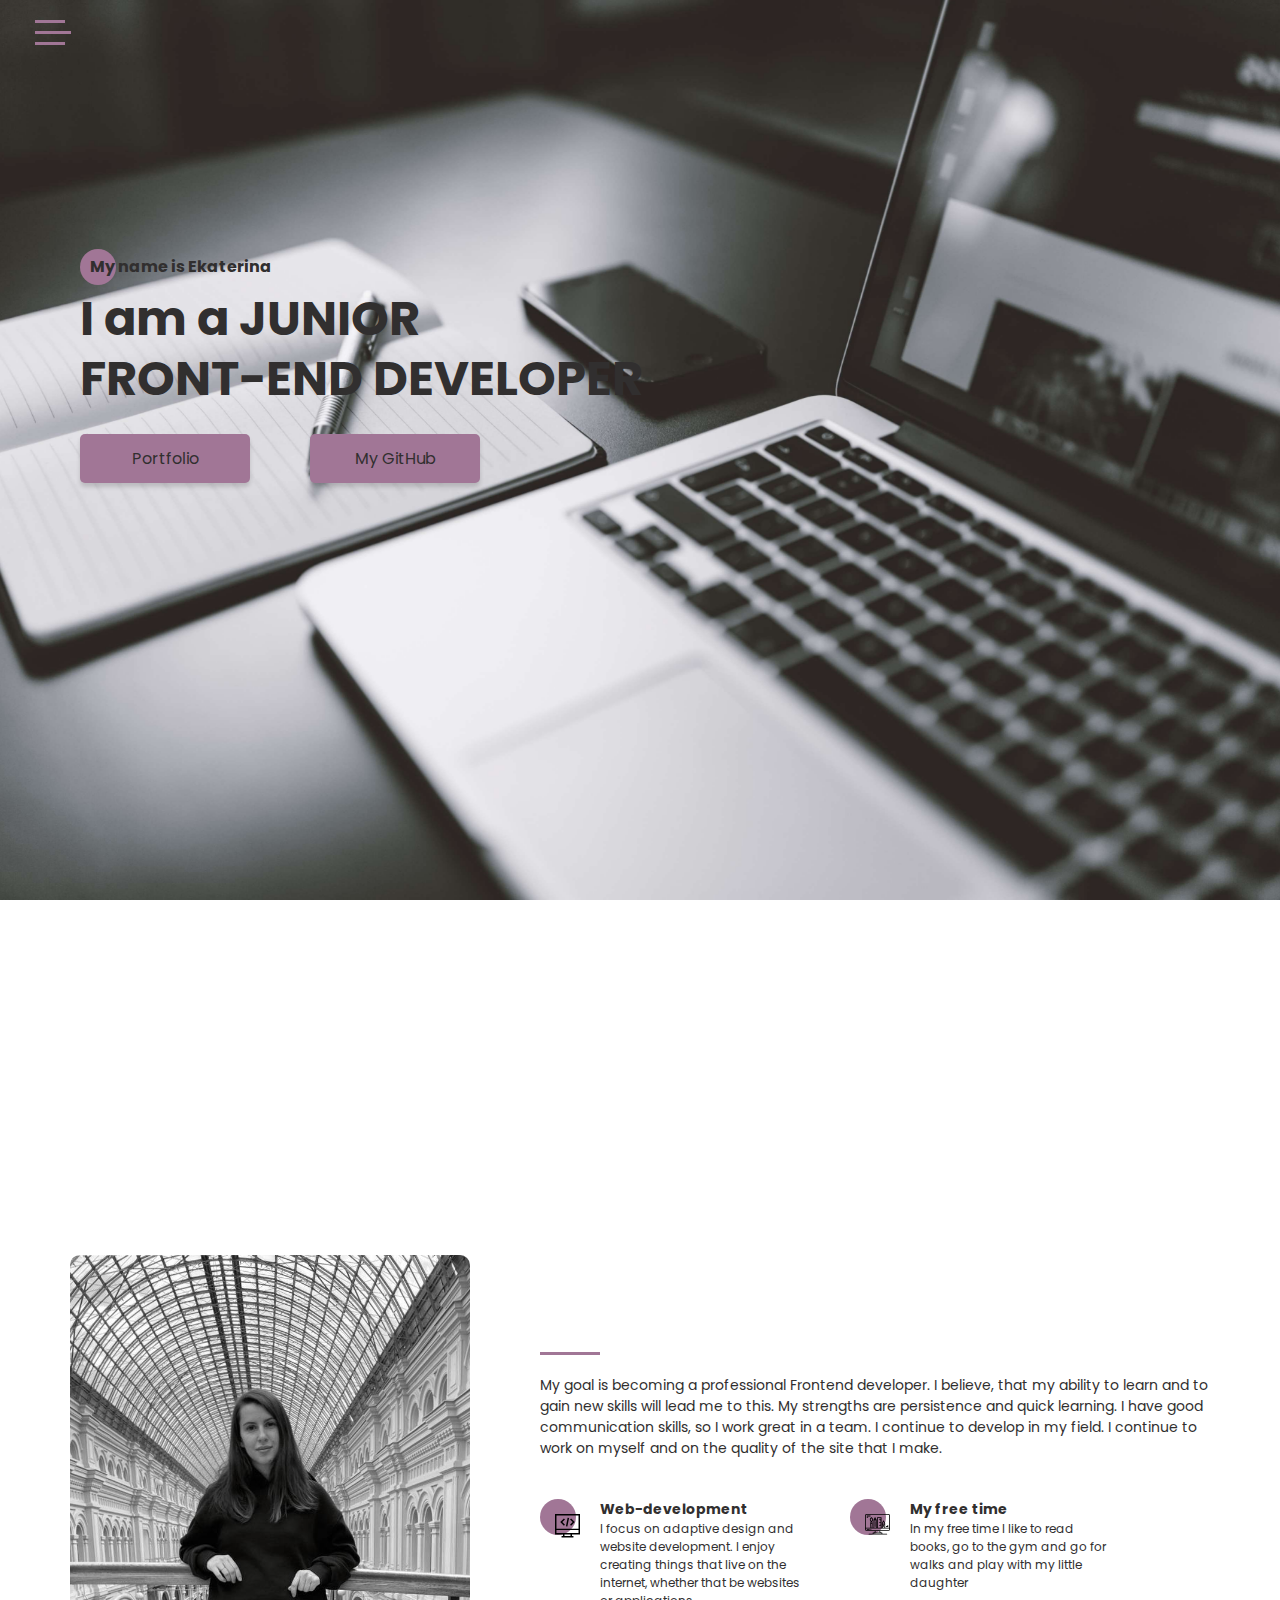
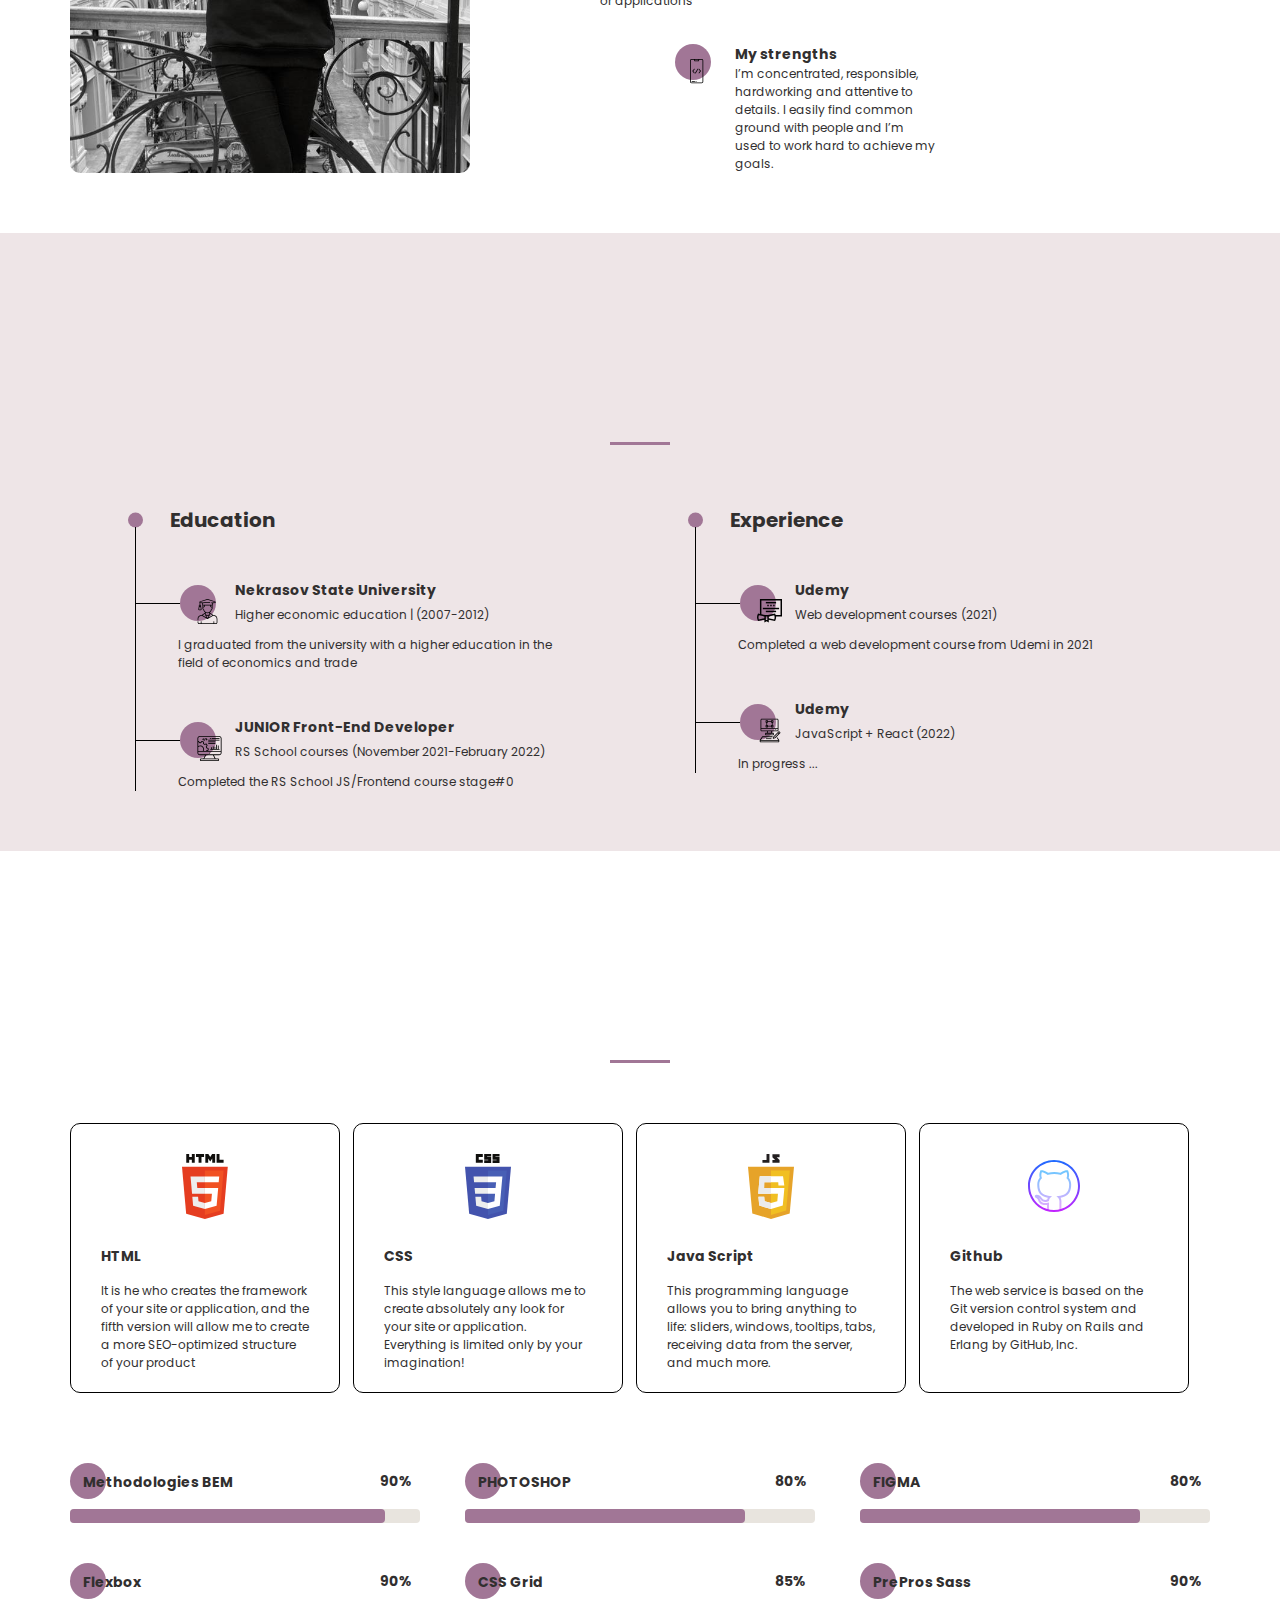
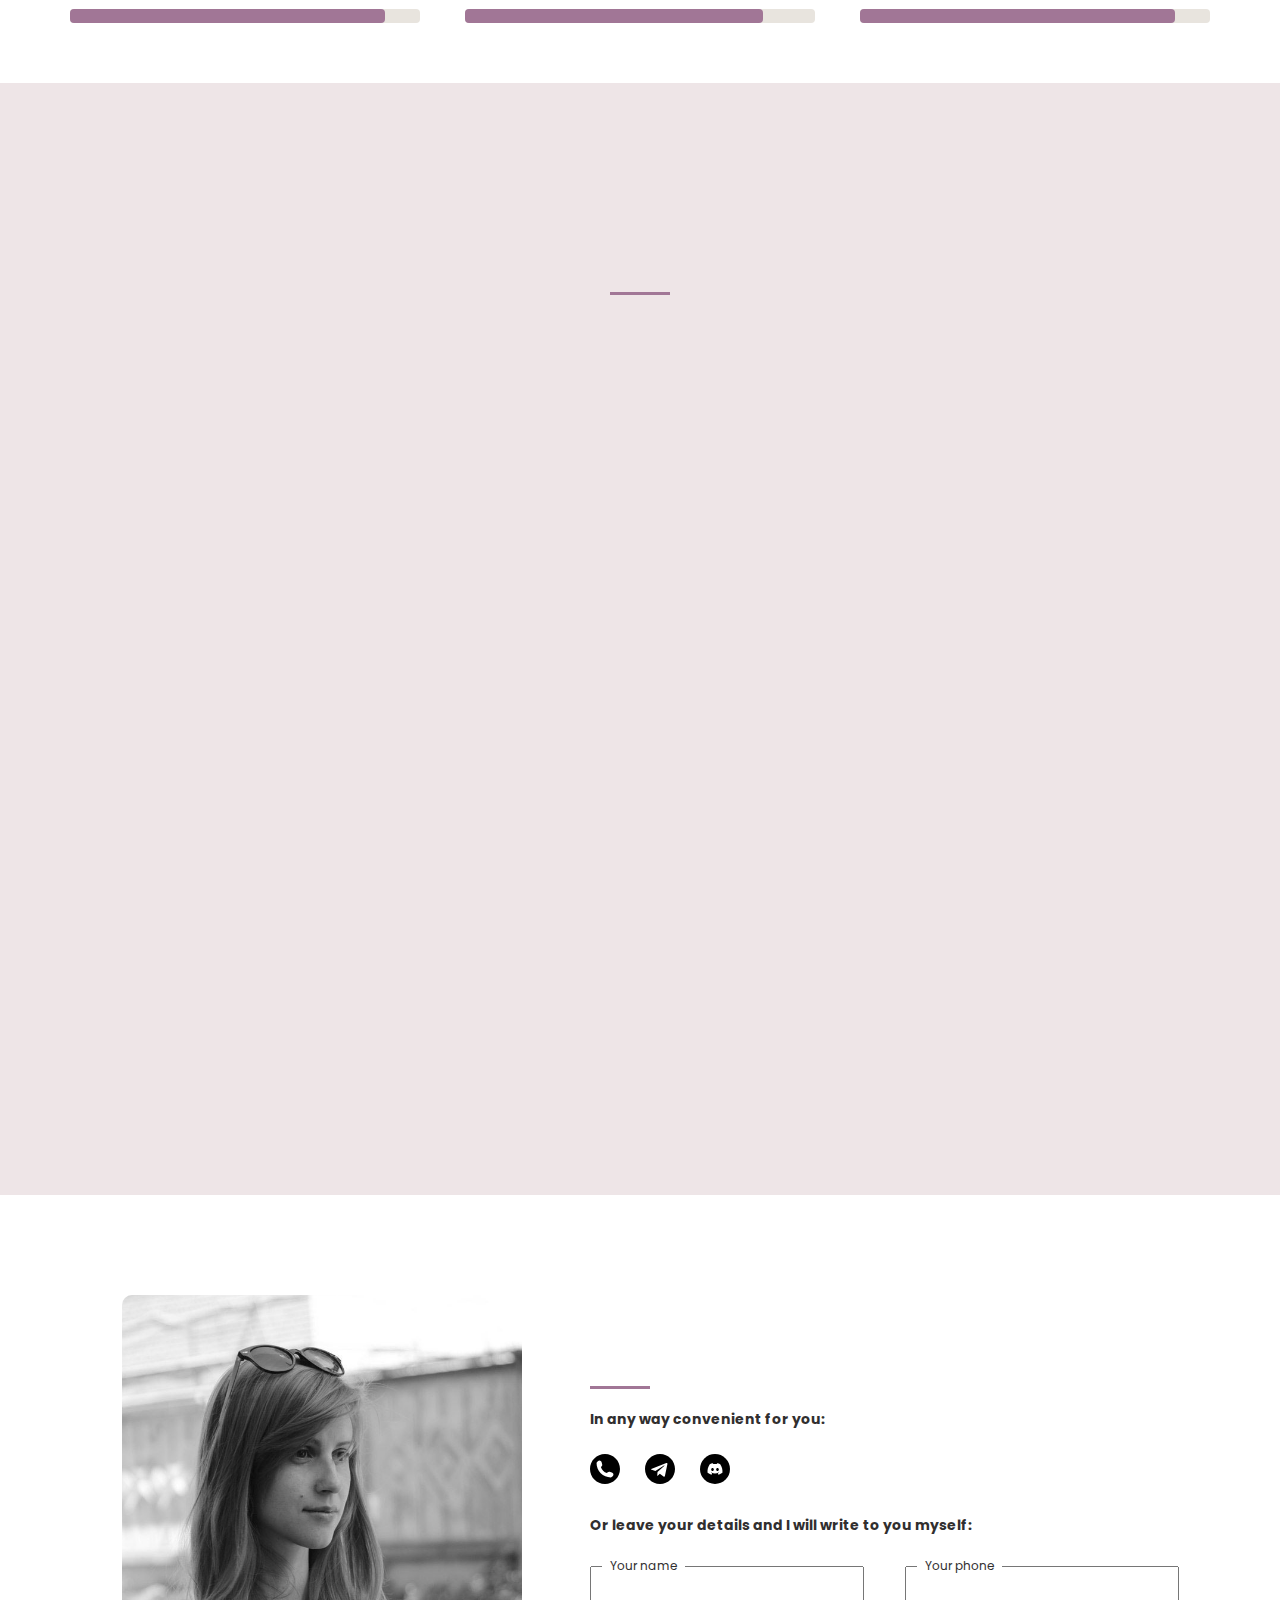
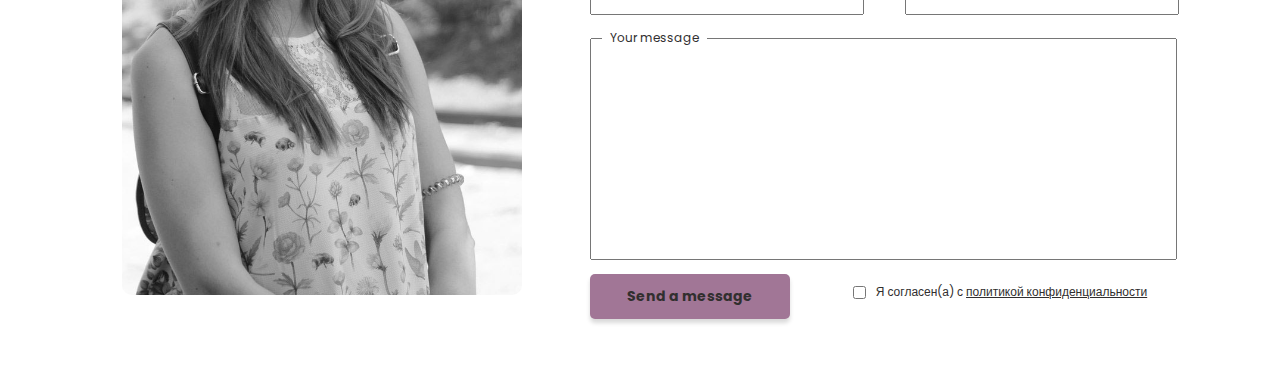
<file: index.html>
<!DOCTYPE html>
<html lang="ru">
<head>
	<meta charset="UTF-8">
	<meta name="viewport" content="width=device-width, initial-scale=1.0">
	<meta http-equiv="X-UA-Compatible" content="ie=edge">
	<title>Portfolio</title>
	<link rel="icon" href="icons/favicon.ico">
	<meta name="title" content="My portfolio">
	<meta name="description" content="Here you can see my work and learn more about me.">
	<link href="https://fonts.googleapis.com/css2?family=Poppins:wght@500;700&display=swap" rel="stylesheet">
	<link rel="stylesheet" href="css/style.min.css">
	
	<!-- Open Graph / Facebook -->
	<meta property="og:type" content="website">
	<meta property="og:url" content="https://katytrop.github.io/cv/">
	<meta property="og:title" content="My portfolio">
	<meta property="og:description" content="Here you can see my work and learn more about me.">
	<meta property="og:image" content="img/meta.jpg">

	<!-- Twitter -->
	<meta property="twitter:card" content="summary_large_image">
	<meta property="twitter:url" content="https://katytrop.github.io/cv/">
	<meta property="twitter:title" content="My portfolio">
	<meta property="twitter:description" content="Here you can see my work and learn more about me.">
	<meta property="twitter:image" content="img/meta.jpg">
		<link rel="stylesheet" href="css/style.min.css">
	</head>

<body>
	<aside class="sidepanel">
		<a href="https://t.me/Katytrop" target="blank" class="sidepanel__link"><img src="icons/social/telegram.svg" alt="telegram"></a>
		<a href="https://discord.com/users/920202859969126460/" class="sidepanel__link"><img src="icons/social/discord1.svg" alt="discord"></a>
		<a href="https://github.com/Katytrop" target="blank" class="sidepanel__link"><img src="icons/social/Github2.svg" alt="github"></a>
		<div class="sidepanel__divider"></div>
		<div class="sidepanel__text"><span>Social media</span></div>
	</aside>

	<div class="menu">
		<div class="menu__block">
			<div class="menu__close">
				<svg width="29" height="30" viewBox="0 0 29 30" fill="none" xmlns="http://www.w3.org/2000/svg">
					<path d="M17.1568 14.5231L28.4489 3.23075C29.1837 2.49623 29.1837 1.30861 28.4489 0.574085C27.7144 -0.160437 26.5267 -0.160437 25.7922 0.574085L14.4998 11.8665L3.20781 0.574085C2.47295 -0.160437 1.28567 -0.160437 0.551149 0.574085C-0.183716 1.30861 -0.183716 2.49623 0.551149 3.23075L11.8432 14.5231L0.551149 25.8155C-0.183716 26.55 -0.183716 27.7376 0.551149 28.4721C0.917206 28.8385 1.39852 29.0226 1.87948 29.0226C2.36045 29.0226 2.84141 28.8385 3.20781 28.4721L14.4998 17.1798L25.7922 28.4721C26.1586 28.8385 26.6396 29.0226 27.1205 29.0226C27.6015 29.0226 28.0825 28.8385 28.4489 28.4721C29.1837 27.7376 29.1837 26.55 28.4489 25.8155L17.1568 14.5231Z" fill="#a17696"/>
				</svg>
			</div>
			<nav>
				<ul class="menu__list">
					<li class="menu__link"><a href="#about">About me</a></li>
					<li class="menu__link"><a href="#resume">My experience</a></li>
					<li class="menu__link"><a href="#skills">My skills</a></li>
					<li class="menu__link"><a href="#portfolio">Portfolio</a></li>
					<li class="menu__link"><a href="#contacts">Contacts</a></li>
				</ul>
			</nav>
			<div class="menu__social">
				<a target="blank" href="https://github.com/Katytrop"><img src="icons/social/Github2.svg" alt="github"></a>
				<a target="blank" href="https://discord.com/users/920202859969126460/"><img src="icons/social/discord1.svg" alt="discord"></a>
				<a target="blank" href="tg://resolve?domain=Katytrop"><img src="icons/social/telegram.svg" alt="telegram"></a>
			</div>
		</div>
		<div class="menu__overlay"></div>
	</div>

	<section id="up" class="promo">
		<div class="hamburger">
			<span></span>
			<span class="long"></span>
			<span></span>
		</div>
		<div class="container">
			<div class="title title_fz16 promo__subtitle anim-items">My name is Ekaterina</div>
			<h1 class="title title_fz48 promo__title anim-items">I am a JUNIOR <br> FRONT-END DEVELOPER</h1>
			<div class="promo__buttons anim-items">
				<a href="#portfolio" class="btn promo__link">Portfolio</a>
				<a target="blank" href="https://github.com/Katytrop" class="btn promo__link">My GitHub</a>
			</div>
		</div>
	</section>

	<section id="about" class="about">
		<div class="container">
			<div class="about__wrapper">
				<div class="about__photo">
					<img src="img/second.jpg" alt="photo">
				</div>
				<div class="about__descr">
					<div class="title title_fz16 about__subtitle anim-items">About me</div>
					<div class="title title_fz36 about__title anim-items">My name is Ekaterina</div>
					<div class="divider"></div>
					<div class="about__text">My goal is becoming a professional Frontend developer.
						I believe, that my ability to learn and to gain new skills will lead me to this.
						My strengths are persistence and quick learning. I have good communication skills, so I work great in a team.
						I continue to develop in my field. I continue to work on myself and on the quality of the site that I make.</div>

					<div class="about__skills">
						<div class="about__skills_item">
							<div class="about__skills_icon"><img src="icons/about_me/web_development.svg" alt="web"></div>
							<div>
								<div class="title title_fz14">Web-development</div>
								<div class="about__skills_text">I focus on adaptive design and website development. I enjoy creating things that live on the internet, whether that be websites or applications</div> 
							</div>                         
						</div>
						<div class="about__skills_item">
							<div class="about__skills_icon"><img src="icons/about_me/design.svg" alt="design"></div>
							<div>
								<div class="title title_fz14">My free time</div>
								<div class="about__skills_text">In my free time I like to read books, go to the gym and go for walks and play with my little daughter</div>
							</div>                         
						</div>
						<div class="about__skills_item">
							<div class="about__skills_icon"><img src="icons/about_me/mobile_dev.svg" alt="mobile"></div>
							<div>
								<div class="title title_fz14"> My strengths</div>
								<div class="about__skills_text">I’m concentrated, responsible, hardworking and attentive to details. I easily find common ground with people and I’m used to work hard to achieve my goals.</div>
							</div>                         
						</div>
					</div>
				</div>

			</div>
		</div>
	</section>

	<section id="resume" class="resume">
		<div class="container">
			<div class="title title_fz16 resume__subtitle anim-items">Experience</div>
			<div class="title title_fz36 resume__title anim-items">How can I be useful</div>
			<div class="divider"></div>

			<div class="resume__wrapper">
				<div class="resume__column">
					<h3 class="title title_fz20 resume__column_title">Education</h3>
					<ul>
						<li>
							<div class="resume__item">
								<div class="resume__item_head">
									<div class="resume__item_icon"><img src="icons/experience/university.svg" alt="university"></div>
									<h4 class="title title_fz14">Nekrasov State University</h4>
									<div class="resume__item_location"> Higher economic education | (2007-2012)</div>
								</div>
								<div class="resume__item_body"> I graduated from the university with a higher education in the field of economics and trade </div>
							</div>
						</li>
						<li>
							<div class="resume__item">
								<div class="resume__item_head">
									<div class="resume__item_icon"><img src="icons/experience/developer.svg" alt="university"></div>
									<h4 class="title title_fz14">JUNIOR Front-End Developer</h4>
									<div class="resume__item_location">RS School courses (November 2021-February 2022)</div>
								</div>
								<div class="resume__item_body">Сompleted the RS School JS/Frontend course stage#0 </div>
							</div>
						</li>
					</ul>
				</div>
				<div class="resume__column">
					<h3 class="title title_fz20 resume__column_title">Experience</h3>
					<ul>
						<li>
							<div class="resume__item">
								<div class="resume__item_head">
									<div class="resume__item_icon"><img src="icons/experience/courses.svg" alt="university"></div>
									<h4 class="title title_fz14">Udemy</h4>
									<div class="resume__item_location">Web development courses (2021)</div>
								</div>
								<div class="resume__item_body"> Сompleted a web development course from Udemi in 2021</div>
							</div>
						</li>
						<li>
							<div class="resume__item">
								<div class="resume__item_head">
									<div class="resume__item_icon"><img src="icons/experience/designer.svg" alt="university"></div>
									<h4 class="title title_fz14">Udemy</h4>
									<div class="resume__item_location">JavaScript + React (2022)</div>
								</div>
								<div class="resume__item_body">In progress ...</div>
							</div>
						</li>
					</ul>
				</div>
			</div>
		</div>
	</section>

 	<section id="skills" class="skills">
		<div class="container">
			<div class="title title_fz16 skills__subtitle anim-items">Skills</div>
			<div class="title title_fz36 skills__title anim-items">What I use at work</div>
			<div class="divider"></div>
			<div class="skills__wrapper">
				<div class="skills__item">
					<div class="skills__item_img"><img src="icons/skills/html5.svg" alt="html5"></div>
					<div class="title title_fz14 skills__item_title">HTML</div>
					<div class="skills__item_text">It is he who creates the framework of your site or application, and the fifth version will allow me to create a more SEO-optimized structure of your product</div>
				</div>
				<div class="skills__item">
					<div class="skills__item_img"><img src="icons/skills/css3.svg" alt="css"></div>
					<div class="title title_fz14 skills__item_title">CSS</div>
					<div class="skills__item_text">This style language allows me to create absolutely any look for your site or application. Everything is limited only by your imagination!</div>
				</div>
				<div class="skills__item">
					<div class="skills__item_img"><img src="icons/skills/javascript.svg" alt="js"></div>
					<div class="title title_fz14 skills__item_title">Java Script</div>
					<div class="skills__item_text">This programming language allows you to bring anything to life: sliders, windows, tooltips, tabs, receiving data from the server, and much more.</div>
				</div>
				<div class="skills__item">
					<div class="skills__item_img"><img src="icons/skills/github.svg" alt="git"></div>
					<div class="title title_fz14 skills__item_title">Github</div>
					<div class="skills__item_text">The web service is based on the Git version control system and developed in Ruby on Rails and Erlang by GitHub, Inc.</div>
				</div> 
			</div>

			<div class="skills__rating">
				<div class="skills__rating_item">
					<div class="title title_fz14 skills__rating_title">Methodologies BEM</div>
					<div class="skills__rating_counter">90%</div>
					<div class="skills__rating_line">
						<span></span>
					</div>
					
				</div>
				<div class="skills__rating_item">
					<div class="title title_fz14 skills__rating_title"> PHOTOSHOP</div>
					<div class="skills__rating_counter">80%</div>
					<div class="skills__rating_line">
						<span></span>
					</div>
				</div>
				<div class="skills__rating_item">
					<div class="title title_fz14 skills__rating_title">FIGMA</div>
					<div class="skills__rating_counter">80%</div>
					<div class="skills__rating_line">
						<span></span>
					</div>
				</div>
				<div class="skills__rating_item">
					<div class="title title_fz14 skills__rating_title">Flexbox</div>
					<div class="skills__rating_counter">90%</div>
					<div class="skills__rating_line">
						<span></span>
					</div>
				</div>
				<div class="skills__rating_item">
					<div class="title title_fz14 skills__rating_title">CSS Grid</div>
					<div class="skills__rating_counter">85%</div>
					<div class="skills__rating_line">
						<span></span>
					</div>
				</div>
				<div class="skills__rating_item">
					<div class="title title_fz14 skills__rating_title">PrePros Sass</div>
					<div class="skills__rating_counter">90%</div>
					<div class="skills__rating_line">
						<span></span>
					</div>
				</div>
			</div>
		</div>
	</section> 

 	<section id="portfolio" class="portfolio">
		<div class="container">
			<div class="title title_fz16 portfolio__subtitle anim-items">Portfolio</div>
			<div class="title title_fz36 portfolio__title anim-items">My works</div>
			<div class="divider"></div>
			<div class="portfolio__wrapper">
				<a target="blank" href="https://katytrop.github.io/sub-time/" class="portfolio__item anim-items">
					<img src="img/works/sup-time.jpg" alt="movie">
					<div class="portfolio__item_cover">
						<div class="portfolio__item_title">sup-time</div>
						<div class="portfolio__item_descr">real site, native JS + swiper-slider</div>
					</div>
				</a>
				<a target="blank" href="https://katytrop.github.io/bike-shop/" class="portfolio__item anim-items">  
					<img src="img/works/bike-shop.jpg" alt="bike">
					<div class="portfolio__item_cover">
						<div class="portfolio__item_title">bike-shop</div>
						<div class="portfolio__item_descr">Cross-browser & adaptive website</div>
					</div>
				</a>
				<a target="blank" href="https://katytrop.github.io/furino/" class="portfolio__item anim-items">
					<img src="img/works/furino.jpg" alt="furino">
					<div class="portfolio__item_cover">
						<div class="portfolio__item_title">Furino</div>
						<div class="portfolio__item_descr">native JS + Swiper <br>Cross-browser & adaptive website </div>
					</div>
				</a>
				<a target="blank" href="https://katytrop.github.io/food/" class="portfolio__item anim-items">
					<img src="img/works/food.png" alt="food">
					<div class="portfolio__item_cover">
						<div class="portfolio__item_title">food menu</div>
						<div class="portfolio__item_descr">Native JS, webpack</div>
					</div>
				</a>
				<a target="blank" href="https://katytrop.github.io/photographer/" class="portfolio__item anim-items">
					<img src="img/works/photogr.jpg" alt="photographer">
					<div class="portfolio__item_cover">
						<div class="portfolio__item_title">photographer</div>
						<div class="portfolio__item_descr">Native JS, adaptive website</div>
					</div>

				</a>
				<a target="blank" href="https://katytrop.github.io/pulse/" class="portfolio__item anim-items">
					<img src="img/works/pulse.jpg" alt="pulse">
					<div class="portfolio__item_cover">
						<div class="portfolio__item_title">pulse</div>
						<div class="portfolio__item_descr">Jquery, adaptive website</div>
					</div>
				</a>
				<a target="blank" href="https://katytrop.github.io/shelter/" class="portfolio__item anim-items">
					<img src="img/works/shelter.jpg" alt="dog">
					<div class="portfolio__item_cover">
						<div class="portfolio__item_title">shelter</div>
						<div class="portfolio__item_descr">Native JS, adaptive website</div>
					</div>
				</a>
				<a target="blank" href="https://katytrop.github.io/movie/" class="portfolio__item anim-items">
					<img src="img/works/movie.jpg" alt="movie">
					<div class="portfolio__item_cover">
						<div class="portfolio__item_title">API Movie</div>
						<div class="portfolio__item_descr">Native JS, API</div>
					</div>
				</a>
				<a target="blank" href="https://katytrop.github.io/todo/" class="portfolio__item anim-items">
					<img src="img/works/preview-mini.jpg" alt="todo">
					<div class="portfolio__item_cover">
						<div class="portfolio__item_title">TODO</div>
						<div class="portfolio__item_descr">React</div>
					</div>
				</a>

			</div>
		</div>
	</section>

 	<section id="contacts" class="contacts">
		<div class="container">
			<div class="contacts__wrapper">
				<div class="contacts__photo">
					<img src="img/second.PNG" alt="photo">
				</div>
				<div class="contacts__descr">
					<div class="title title_fz16 contacts__subtitle anim-items">Contacts</div>
					<div class="title title_fz36 contacts__title anim-items">Contact me</div>
					<div class="divider"></div>
					<div class="title title_fz14 contacts__text">In any way convenient for you:</div>
					<div class="contacts__social">
						<a href="tel:+79159171389" class="contacts__link"><img src="icons/social/phone.svg" alt="phone"></a>
						<a href="https://t.me/Katytrop" class="contacts__link"><img src="icons/social/telegram.svg" alt="telegram"></a>
						<a href="https://discord.com/users/920202859969126460/" class="contacts__link"><img src="icons/social/discord.svg" alt="discord"></a>
						
					</div>
					<div class="title title_fz14 contacts__text">Or leave your details and I will write to you myself:</div>
					
					<script>var submitted=false;</script>
					<iframe name="hidden_iframe" id="hidden_iframe" style="display:none;" onload="if(submitted) {thanksHidden()}"></iframe>
					<form class="contacts__form" method="post" 
					action="https://docs.google.com/forms/u/0/d/e/1FAIpQLScWUFYU-VCwYp4niiP9LPRjVffdItgKs-fM4ctUwmFfv1BygA/formResponse"
					target="hidden_iframe" onsubmit="submitted=true;" id="form">
						<div class="contacts__input">
							<input required name="entry.1675584929" id="name" type="text">
							<label for="name">Your name</label>
						</div>
						<div class="contacts__input">
							<input required name="entry.2038306385" id="phone" type="tel" data-reg="^((\+7|7|8)+([0-9]){10})$">
							<label for="phone">Your phone</label>
						</div>
						<div class="contacts__textarea">
							<textarea name="entry.1069195769" id="text"></textarea>
							<label for="text">Your message</label>
						</div>
						<div class="contacts__triggers">
							<button type="submit" class="btn btn_contacts">Send a message</button>
							<div class="contacts__polisy">
								<input required type="checkbox">
								<span>Я согласен(а) с <a href="/policy.html">политикой конфиденциальности</a> </span>
							</div>
						</div>
					</form>
				</div>
			</div>
		</div>
	</section> 

	<a href="#up" class="pageup">
		<svg xmlns="http://www.w3.org/2000/svg" viewBox="0 0 512 512">
		<path d="M256 0C114.6 0 0 114.6 0 256c0 141.4 114.6 256 256 256s256-114.6 256-256C512 114.6 397.4 0 256 0zM390.6 
		310.6c-12.5 12.5-32.75 12.5-45.25 0L256 221.3L166.6 310.6c-12.5 12.5-32.75 12.5-45.25 0s-12.5-32.75 0-45.25l112-112C239.6 147.1 
		247.8 144 256 144s16.38 3.125 22.62 9.375l112 112C403.1 277.9 403.1 298.1 390.6 310.6z"/></svg>
	</a>

	<div class="thanks hidden">
		<div class="thanks__content">
			<div class="thanks__text">Thanks for your feedback, I will contact you shortly!</div>
			<button class="btn btn_thanks" >Close</button>
		</div>
	</div>


	<script src="js/inputmask.min.js"></script>
	<script src="js/script.js"></script>
</body>
</html>
</file>
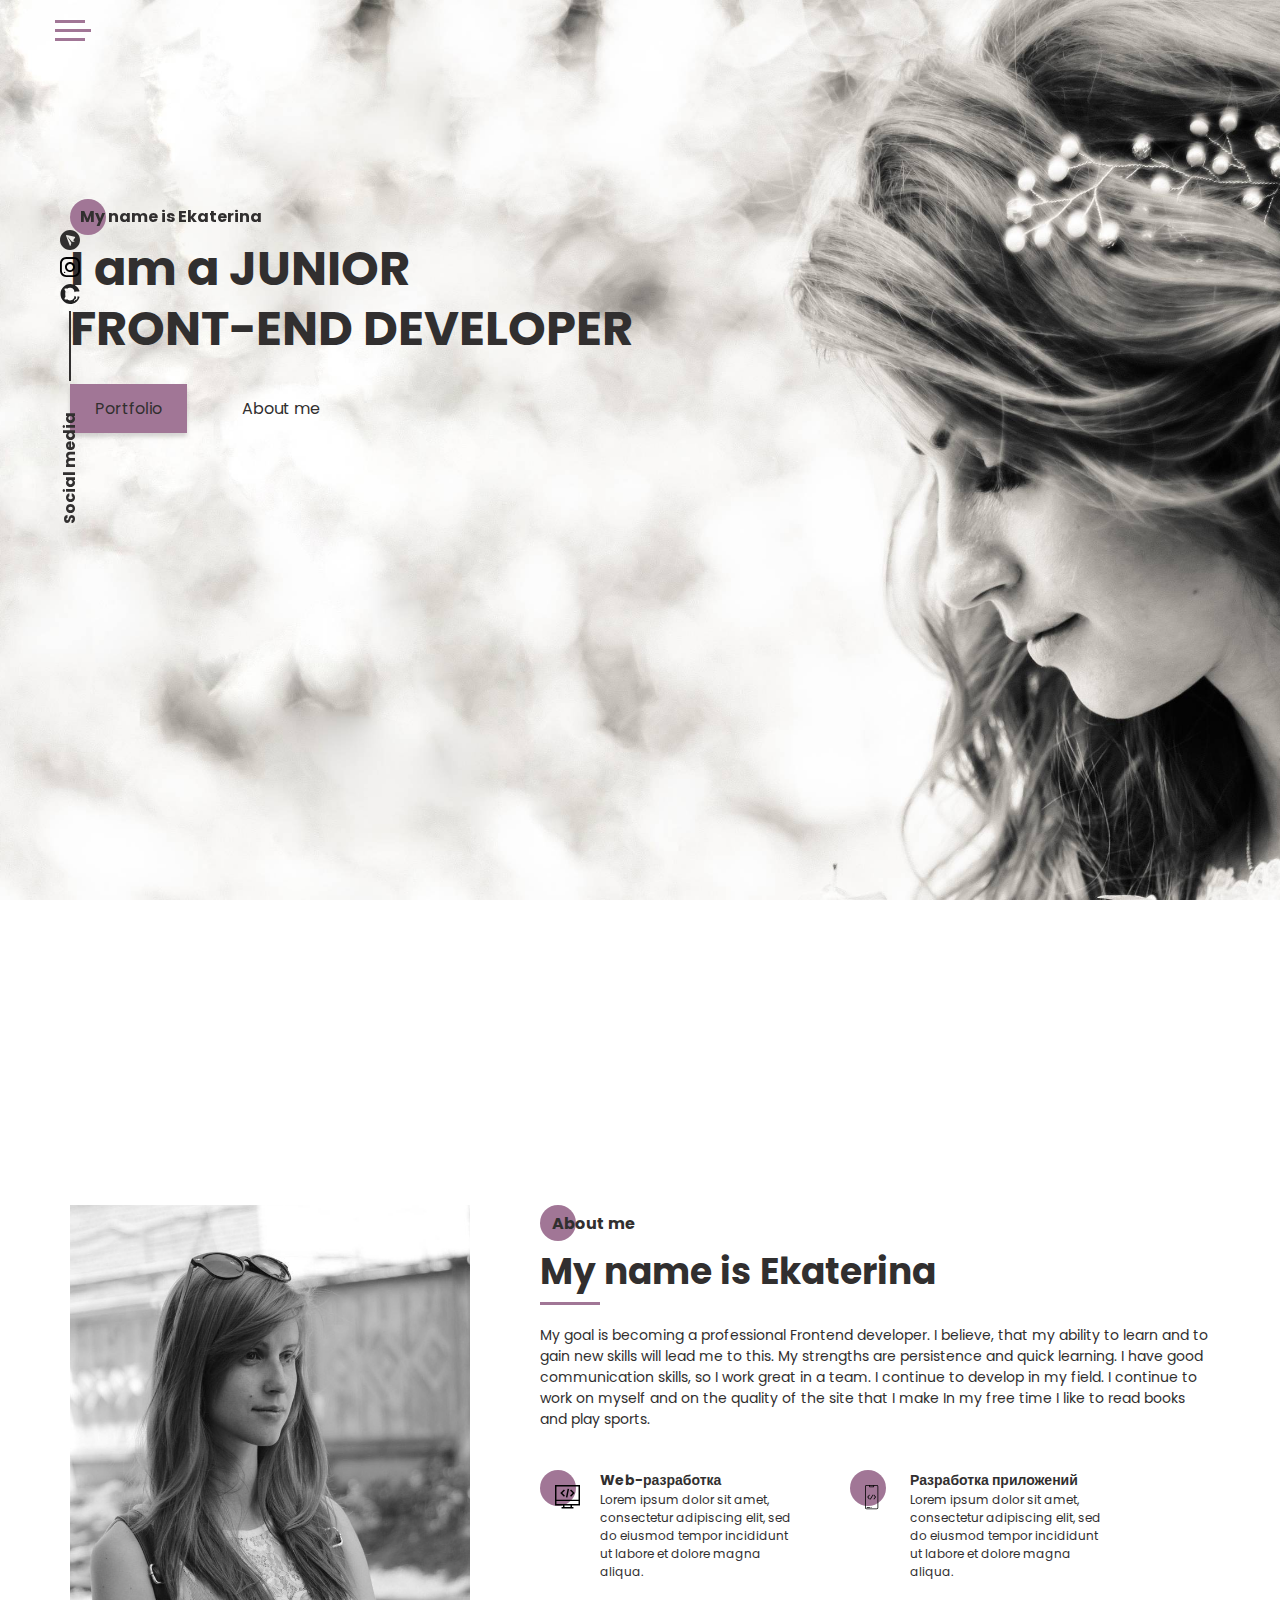
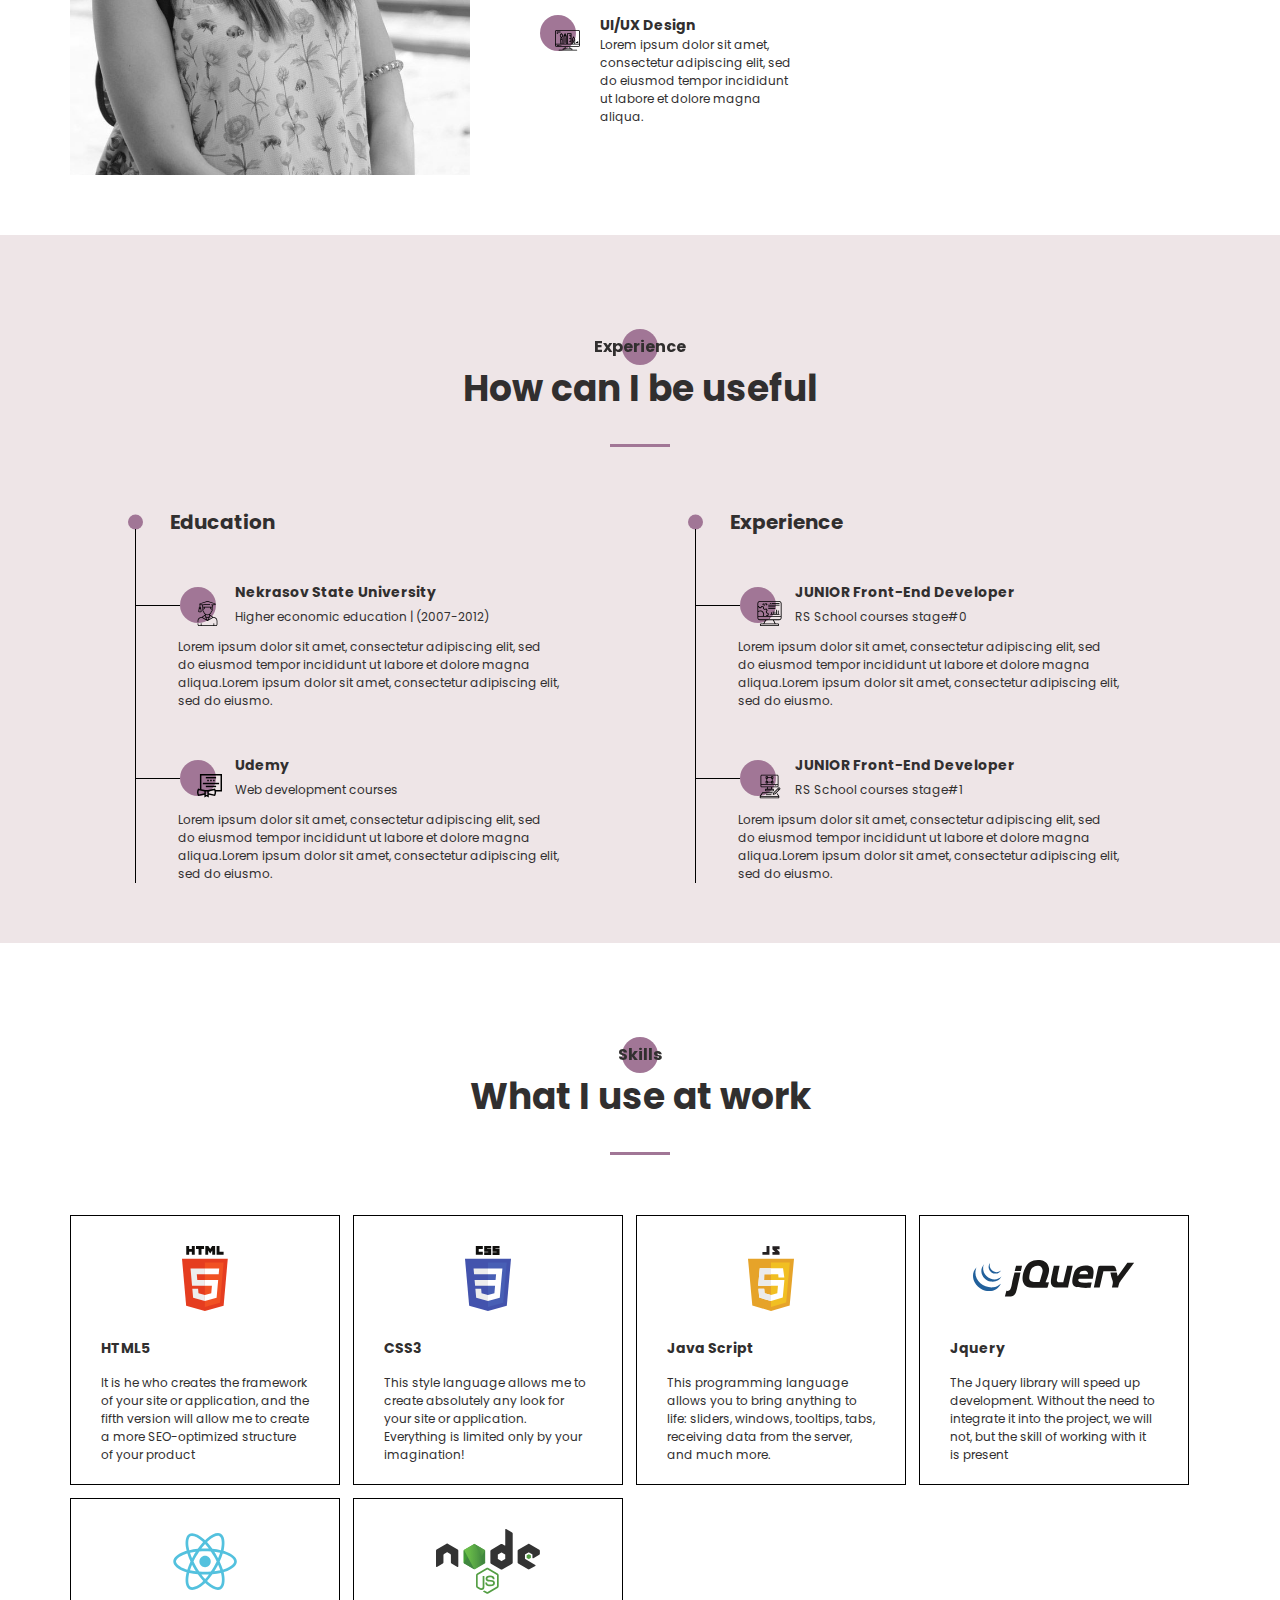
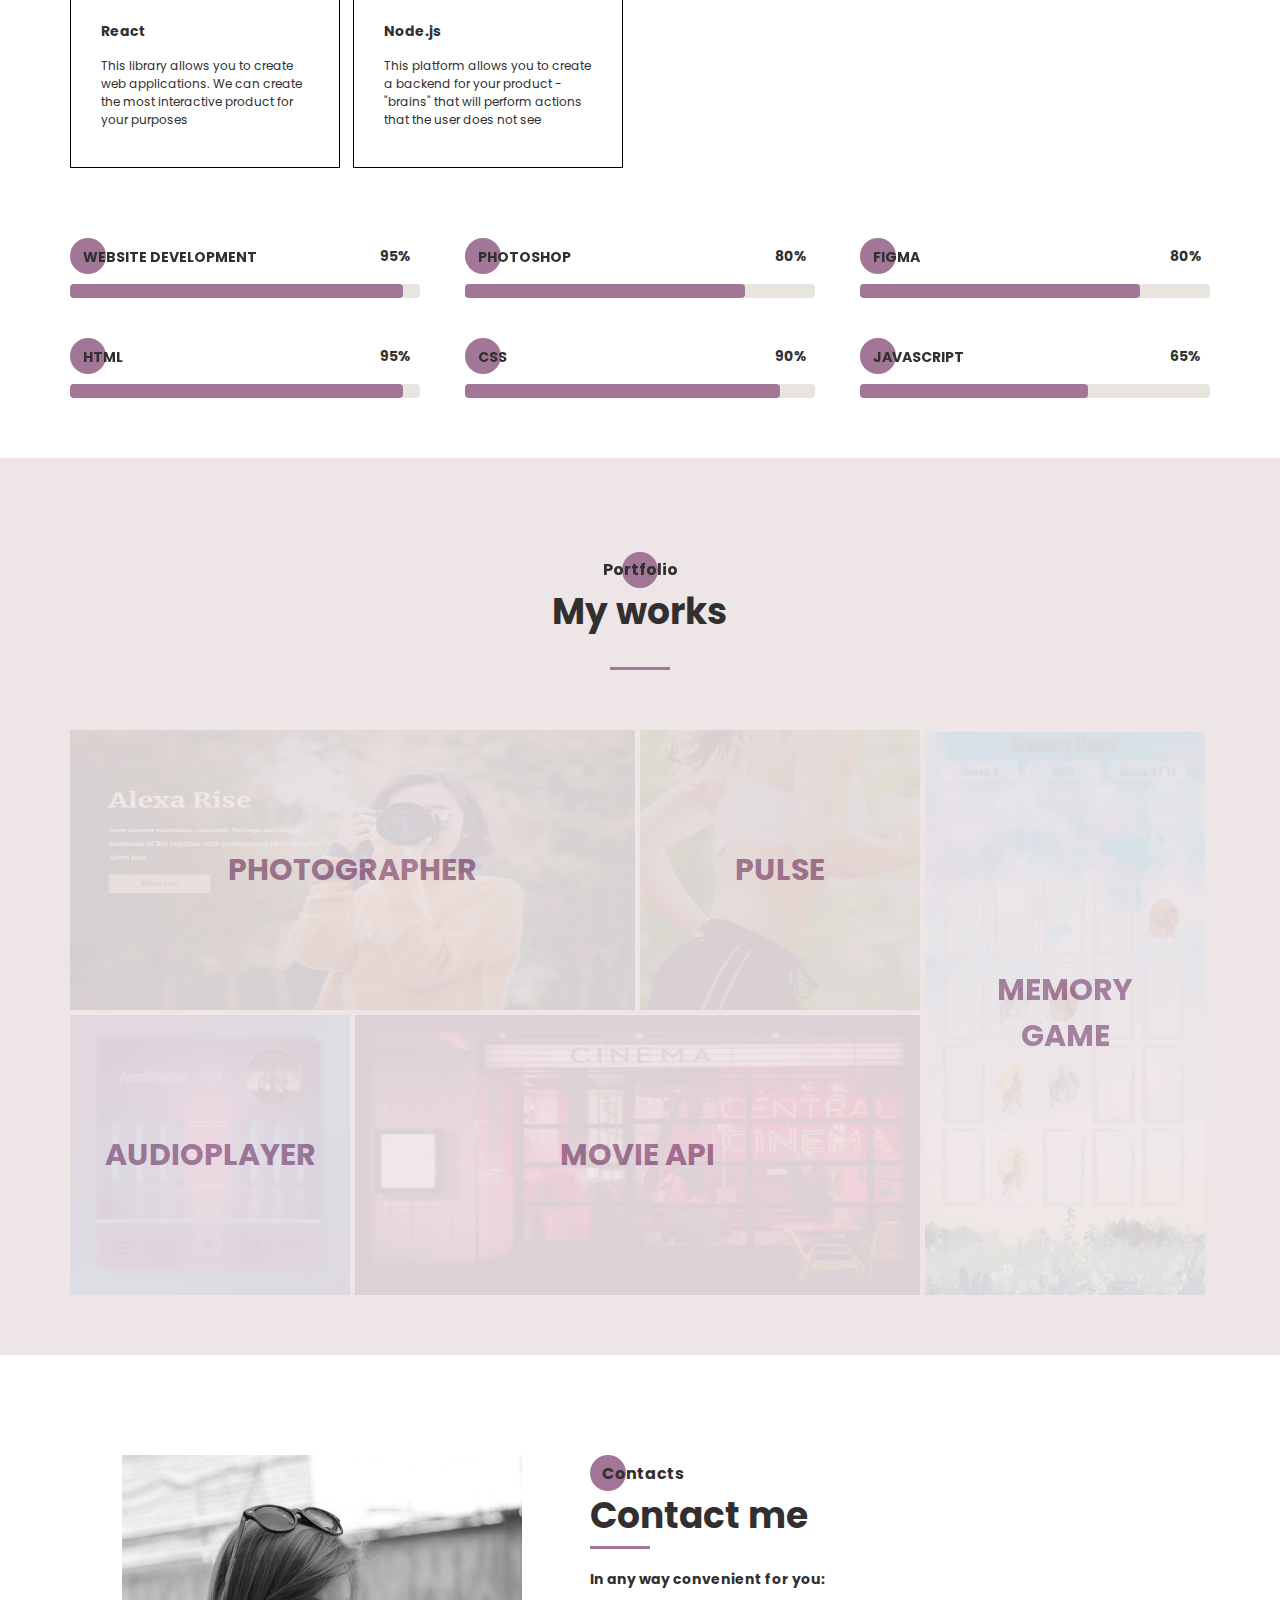
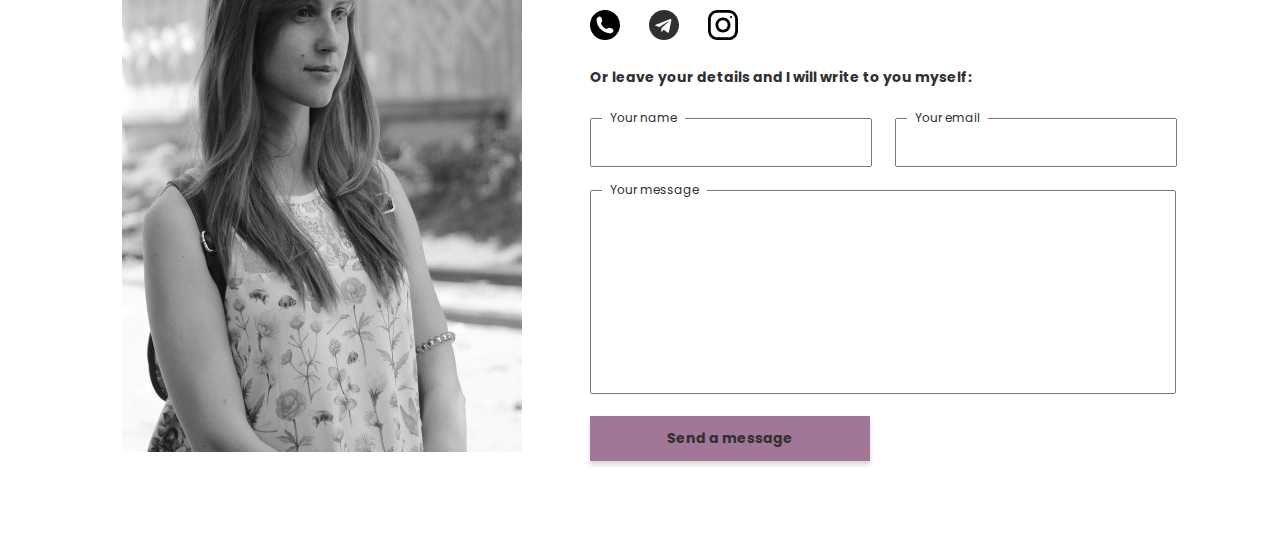
<file: src/index.html>
<!DOCTYPE html>
<html lang="ru">
<head>
	<meta charset="UTF-8">
	<meta name="viewport" content="width=device-width, initial-scale=1.0">
	<meta http-equiv="X-UA-Compatible" content="ie=edge">
	<title>Portfolio</title>
	<meta name="title" content="Мое портфолио">
	<meta name="description" content="Здесь вы сможете ознакомиться с моими работами и узнать больше обо мне">
	<link href="https://fonts.googleapis.com/css2?family=Poppins:wght@500;700&display=swap" rel="stylesheet">
	<link rel="stylesheet" href="css/style.min.css">

	<!-- Open Graph / Facebook -->
	<meta property="og:type" content="website">
	<meta property="og:url" content="https://metatags.io/">
	<meta property="og:title" content="Мое портфолио">
	<meta property="og:description" content="Здесь вы сможете ознакомиться с моими работами и узнать больше обо мне">
	<meta property="og:image" content="https://metatags.io/assets/meta-tags-16a33a6a8531e519cc0936fbba0ad904e52d35f34a46c97a2c9f6f7dd7d336f2.png">

	<!-- Twitter -->
	<meta property="twitter:card" content="summary_large_image">
	<meta property="twitter:url" content="https://metatags.io/">
	<meta property="twitter:title" content="Мое портфолио">
	<meta property="twitter:description" content="Здесь вы сможете ознакомиться с моими работами и узнать больше обо мне">
	<meta property="twitter:image" content="https://metatags.io/assets/meta-tags-16a33a6a8531e519cc0936fbba0ad904e52d35f34a46c97a2c9f6f7dd7d336f2.png">

	<!-- Favicon  -->
	<link rel="apple-touch-icon" sizes="57x57" href="icons/favicon//apple-icon-57x57.png">
	<link rel="apple-touch-icon" sizes="60x60" href="icons/favicon//apple-icon-60x60.png">
	<link rel="apple-touch-icon" sizes="72x72" href="icons/favicon//apple-icon-72x72.png">
	<link rel="apple-touch-icon" sizes="76x76" href="icons/favicon//apple-icon-76x76.png">
	<link rel="apple-touch-icon" sizes="114x114" href="icons/favicon//apple-icon-114x114.png">
	<link rel="apple-touch-icon" sizes="120x120" href="icons/favicon//apple-icon-120x120.png">
	<link rel="apple-touch-icon" sizes="144x144" href="icons/favicon//apple-icon-144x144.png">
	<link rel="apple-touch-icon" sizes="152x152" href="icons/favicon//apple-icon-152x152.png">
	<link rel="apple-touch-icon" sizes="180x180" href="icons/favicon//apple-icon-180x180.png">
	<link rel="icon" type="image/png" sizes="192x192"  href="icons/favicon//android-icon-192x192.png">
	<link rel="icon" type="image/png" sizes="32x32" href="icons/favicon//favicon-32x32.png">
	<link rel="icon" type="image/png" sizes="96x96" href="icons/favicon//favicon-96x96.png">
	<link rel="icon" type="image/png" sizes="16x16" href="icons/favicon//favicon-16x16.png">
	<link rel="manifest" href="icons/favicon//manifest.json">
	<meta name="msapplication-TileColor" content="#ffffff">
	<meta name="msapplication-TileImage" content="icons/favicon//ms-icon-144x144.png">
	<meta name="theme-color" content="#ffffff">

	<link rel="stylesheet" href="css/style.min.css">
</head>

<body>
	<aside class="sidepanel">
		<a href="tg://resolve?domain=Katytrop" target="blank" class="sidepanel__link"><img src="icons/social/telegram.svg" alt="telegram"></a>
		<a href="https://instagram.com/Katytrop" target="blank" class="sidepanel__link"><img src="icons/social/instagram.svg" alt="instagram"></a>
		<a href="https://github.com/Katytrop" target="blank" class="sidepanel__link"><img src="icons/social/Github2.svg" alt="github"></a>
		<div class="sidepanel__divider"></div>
		<div class="sidepanel__text"><span>Social media</span></div>
	</aside>

	<div class="menu">
		<div class="menu__block">
			<div class="menu__close">
				<svg width="29" height="30" viewBox="0 0 29 30" fill="none" xmlns="http://www.w3.org/2000/svg">
					<path d="M17.1568 14.5231L28.4489 3.23075C29.1837 2.49623 29.1837 1.30861 28.4489 0.574085C27.7144 -0.160437 26.5267 -0.160437 25.7922 0.574085L14.4998 11.8665L3.20781 0.574085C2.47295 -0.160437 1.28567 -0.160437 0.551149 0.574085C-0.183716 1.30861 -0.183716 2.49623 0.551149 3.23075L11.8432 14.5231L0.551149 25.8155C-0.183716 26.55 -0.183716 27.7376 0.551149 28.4721C0.917206 28.8385 1.39852 29.0226 1.87948 29.0226C2.36045 29.0226 2.84141 28.8385 3.20781 28.4721L14.4998 17.1798L25.7922 28.4721C26.1586 28.8385 26.6396 29.0226 27.1205 29.0226C27.6015 29.0226 28.0825 28.8385 28.4489 28.4721C29.1837 27.7376 29.1837 26.55 28.4489 25.8155L17.1568 14.5231Z" fill="#a17696"/>
				</svg>
			</div>
			<nav>
				<ul class="menu__list">
					<li class="menu__link"><a href="#about">About me</a></li>
					<li class="menu__link"><a href="#resume">My experience</a></li>
					<li class="menu__link"><a href="#skills">My skills</a></li>
					<li class="menu__link"><a href="#portfolio">Portfolio</a></li>
					<li class="menu__link"><a href="#contacts">Contacts</a></li>
				</ul>
			</nav>
			<div class="menu__social">
				<a href="https://github.com/Katytrop"><img src="icons/social/Github2.svg" alt="github"></a>
				<a href="https://instagram.com/Katytrop"><img src="icons/social/Instagram2.svg" alt="instagram"></a>
				<a href="tg://resolve?domain=Katytrop"><img src="icons/social/telegram.svg" alt="telegram"></a>
			</div>
		</div>
		<div class="menu__overlay"></div>
	</div>

	<section class="promo">
		<div class="hamburger">
			<span></span>
			<span class="long"></span>
			<span></span>
		</div>
		<div class="container">
			<div class="title title_fz16 promo__subtitle">My name is Ekaterina</div>
			<h1 class="title title_fz48 promo__title">I am a JUNIOR <br> FRONT-END DEVELOPER</h1>
			<div class="promo__buttons">
				<a href="#portfolio" class="btn promo__link">Portfolio</a>
				<a href="#about" class="promo__link">About me</a>
			</div>
		</div>
	</section>

	<section id="about" class="about">
		<div class="container">
			<div class="about__wrapper">
				<div class="about__photo">
					<img src="img/second.PNG" alt="photo">
				</div>
				<div class="about__descr">
					<div class="title title_fz16 about__subtitle">About me</div>
					<div class="title title_fz36 about__title">My name is Ekaterina</div>
					<div class="divider"></div>
					<div class="about__text">My goal is becoming a professional Frontend developer.
						I believe, that my ability to learn and to gain new skills will lead me to this.
						My strengths are persistence and quick learning. I have good communication skills, so I work great in a team.
						I continue to develop in my field. I continue to work on myself and on the quality of the site that I make
						In my free time I like to read books and play sports.</div>

					<div class="about__skills">
						<div class="about__skills_item">
							<div class="about__skills_icon"><img src="icons/about_me/web_development.svg" alt="web"></div>
							<div>
								<div class="title title_fz14">Web-разработка</div>
								<div class="about__skills_text">Lorem ipsum dolor sit amet, consectetur adipiscing elit, sed do eiusmod tempor incididunt ut labore et dolore magna aliqua.</div> 
							</div>                         
						</div>
						<div class="about__skills_item">
							<div class="about__skills_icon"><img src="icons/about_me/mobile_dev.svg" alt="mobile"></div>
							<div>
								<div class="title title_fz14">Разработка приложений</div>
								<div class="about__skills_text">Lorem ipsum dolor sit amet, consectetur adipiscing elit, sed do eiusmod tempor incididunt ut labore et dolore magna aliqua.</div>
							</div>                         
						</div>
						<div class="about__skills_item">
							<div class="about__skills_icon"><img src="icons/about_me/design.svg" alt="design"></div>
							<div>
								<div class="title title_fz14">UI/UX Design</div>
								<div class="about__skills_text">Lorem ipsum dolor sit amet, consectetur adipiscing elit, sed do eiusmod tempor incididunt ut labore et dolore magna aliqua.</div>
							</div>                         
						</div>
					</div>
				</div>

			</div>
		</div>
	</section>

	<section id="resume" class="resume">
		<div class="container">
			<div class="title title_fz16 resume__subtitle">Experience</div>
			<div class="title title_fz36 resume__title">How can I be useful</div>
			<div class="divider"></div>

			<div class="resume__wrapper">
				<div class="resume__column">
					<h3 class="title title_fz20 resume__column_title">Education</h3>
					<ul>
						<li>
							<div class="resume__item">
								<div class="resume__item_head">
									<div class="resume__item_icon"><img src="icons/experience/university.svg" alt="university"></div>
									<h4 class="title title_fz14">Nekrasov State University</h4>
									<div class="resume__item_location"> Higher economic education | (2007-2012)</div>
								</div>
								<div class="resume__item_body">Lorem ipsum dolor sit amet, consectetur adipiscing elit, sed do eiusmod tempor incididunt ut labore et dolore magna aliqua.Lorem ipsum dolor sit amet, consectetur adipiscing elit, sed do eiusmo. </div>
							</div>
						</li>
						<li>
							<div class="resume__item">
								<div class="resume__item_head">
									<div class="resume__item_icon"><img src="icons/experience/courses.svg" alt="university"></div>
									<h4 class="title title_fz14">Udemy</h4>
									<div class="resume__item_location">Web development courses</div>
								</div>
								<div class="resume__item_body">Lorem ipsum dolor sit amet, consectetur adipiscing elit, sed do eiusmod tempor incididunt ut labore et dolore magna aliqua.Lorem ipsum dolor sit amet, consectetur adipiscing elit, sed do eiusmo. </div>
							</div>
						</li>
					</ul>
				</div>
				<div class="resume__column">
					<h3 class="title title_fz20 resume__column_title">Experience</h3>
					<ul>
						<li>
							<div class="resume__item">
								<div class="resume__item_head">
									<div class="resume__item_icon"><img src="icons/experience/developer.svg" alt="university"></div>
									<h4 class="title title_fz14">JUNIOR Front-End Developer</h4>
									<div class="resume__item_location">RS School courses stage#0</div>
								</div>
								<div class="resume__item_body">Lorem ipsum dolor sit amet, consectetur adipiscing elit, sed do eiusmod tempor incididunt ut labore et dolore magna aliqua.Lorem ipsum dolor sit amet, consectetur adipiscing elit, sed do eiusmo. </div>
							</div>
						</li>
						<li>
							<div class="resume__item">
								<div class="resume__item_head">
									<div class="resume__item_icon"><img src="icons/experience/designer.svg" alt="university"></div>
									<h4 class="title title_fz14">JUNIOR Front-End Developer</h4>
									<div class="resume__item_location">RS School courses stage#1</div>
								</div>
								<div class="resume__item_body">Lorem ipsum dolor sit amet, consectetur adipiscing elit, sed do eiusmod tempor incididunt ut labore et dolore magna aliqua.Lorem ipsum dolor sit amet, consectetur adipiscing elit, sed do eiusmo. </div>
							</div>
						</li>
					</ul>
				</div>
			</div>
		</div>
	</section>

	<section id="skills" class="skills">
		<div class="container">
			<div class="title title_fz16 skills__subtitle">Skills</div>
			<div class="title title_fz36 skills__title">What I use at work</div>
			<div class="divider"></div>
			<div class="skills__wrapper">
				<div class="skills__item">
					<div class="skills__item_img"><img src="icons/skills/html5.svg" alt="html5"></div>
					<div class="title title_fz14 skills__item_title">HTML5</div>
					<div class="skills__item_text">It is he who creates the framework of your site or application, and the fifth version will allow me to create a more SEO-optimized structure of your product</div>
				</div>
				<div class="skills__item">
					<div class="skills__item_img"><img src="icons/skills/css3.svg" alt="css"></div>
					<div class="title title_fz14 skills__item_title">CSS3</div>
					<div class="skills__item_text">This style language allows me to create absolutely any look for your site or application. Everything is limited only by your imagination!</div>
				</div>
				<div class="skills__item">
					<div class="skills__item_img"><img src="icons/skills/javascript.svg" alt="js"></div>
					<div class="title title_fz14 skills__item_title">Java Script</div>
					<div class="skills__item_text">This programming language allows you to bring anything to life: sliders, windows, tooltips, tabs, receiving data from the server, and much more.</div>
				</div>
				<div class="skills__item">
					<div class="skills__item_img"><img src="icons/skills/jquery.svg" alt="jquery"></div>
					<div class="title title_fz14 skills__item_title">Jquery</div>
					<div class="skills__item_text">The Jquery library will speed up development. Without the need to integrate it into the project, we will not, but the skill of working with it is present</div>
				</div>
				<div class="skills__item">
					<div class="skills__item_img"><img src="icons/skills/react.svg" alt="react"></div>
					<div class="title title_fz14 skills__item_title">React</div>
					<div class="skills__item_text">This library allows you to create web applications. We can create the most interactive product for your purposes</div>
				</div>
				<div class="skills__item">
					<div class="skills__item_img"><img src="icons/skills/node.js.svg" alt="node"></div>
					<div class="title title_fz14 skills__item_title">Node.js</div>
					<div class="skills__item_text">This platform allows you to create a backend for your product - "brains" that will perform actions that the user does not see</div>
				</div>
			</div>

			<div class="skills__rating">
				<div class="skills__rating_item">
					<div class="title title_fz14 skills__rating_title">WEBSITE DEVELOPMENT</div>
					<div class="skills__rating_counter">95%</div>
					<div class="skills__rating_line">
						<span></span>
					</div>
					
				</div>
				<div class="skills__rating_item">
					<div class="title title_fz14 skills__rating_title"> PHOTOSHOP</div>
					<div class="skills__rating_counter">80%</div>
					<div class="skills__rating_line">
						<span></span>
					</div>
				</div>
				<div class="skills__rating_item">
					<div class="title title_fz14 skills__rating_title">FIGMA</div>
					<div class="skills__rating_counter">80%</div>
					<div class="skills__rating_line">
						<span></span>
					</div>
				</div>
				<div class="skills__rating_item">
					<div class="title title_fz14 skills__rating_title">HTML</div>
					<div class="skills__rating_counter">95%</div>
					<div class="skills__rating_line">
						<span></span>
					</div>
				</div>
				<div class="skills__rating_item">
					<div class="title title_fz14 skills__rating_title">CSS</div>
					<div class="skills__rating_counter">90%</div>
					<div class="skills__rating_line">
						<span></span>
					</div>
				</div>
				<div class="skills__rating_item">
					<div class="title title_fz14 skills__rating_title">JAVASCRIPT</div>
					<div class="skills__rating_counter">65%</div>
					<div class="skills__rating_line">
						<span></span>
					</div>
				</div>
			</div>
		</div>
	</section>

	<section id="portfolio" class="portfolio">
		<div class="container">
			<div class="title title_fz16 portfolio__subtitle">Portfolio</div>
			<div class="title title_fz36 portfolio__title">My works</div>
			<div class="divider"></div>
			<div class="portfolio__wrapper">
				<a target="blank" href="https://katytrop.github.io/photographer/" class="portfolio__item horizontal">
					<img src="img/works/photogr.jpg" alt="photographer">
					<div class="portfolio__item_cover"><div>photographer</div></div>
				</a>
				<a target="blank" href="https://katytrop.github.io/pulse/" class="portfolio__item">
					<img src="img/works/pulse.jpg" alt="pulse">
					<div class="portfolio__item_cover"><div>pulse</div></div>
				</a>
				<a target="blank" href="https://katytrop.github.io/memory-game/" class="portfolio__item vertical">
					<img src="img/works/game.jpg" alt="game">
					<div class="portfolio__item_cover"><div>memory <br> game</div></div>
				</a>
				<a target="blank" href="https://katytrop.github.io/audioplayer/" class="portfolio__item">
					<img src="img/works/audio.jpg" alt="audioplayer">
					<div class="portfolio__item_cover"><div>audioplayer</div></div>
				</a>
				<a target="blank" href="https://katytrop.github.io/movie/" class="portfolio__item horizontal2">
					<img src="img/works/sinema.jpg" alt="movie">
					<div class="portfolio__item_cover"><div>movie api</div></div>
				</a>
			</div>
		</div>
	</section>

	<section id="contacts" class="contacts">
		<div class="container">
			<div class="contacts__wrapper">
				<div class="contacts__photo">
					<img src="img/second.PNG" alt="photo">
				</div>
				<div class="contacts__descr">
					<div class="title title_fz16 contacts__subtitle">Contacts</div>
					<div class="title title_fz36 contacts__title">Contact me</div>
					<div class="divider"></div>
					<div class="title title_fz14 contacts__text">In any way convenient for you:</div>
					<div class="contacts__social">
						<a href="tel:+79159171389" class="contacts__link"><img src="icons/social/phone.svg" alt="phone"></a>
						<a href="tg://resolve?domain=Katytrop" class="contacts__link"><img src="icons/social/telegram.svg" alt="telegram"></a>
						<a href="https://instagram.com/Katytrop" class="contacts__link"><img src="icons/social/Instagram2.svg" alt="instagram"></a>
					</div>
					<div class="title title_fz14 contacts__text">Or leave your details and I will write to you myself:</div>

					<form action="" class="contacts__form">
						<div class="contacts__input">
							<input required name="name" id="name" type="text">
							<label for="name">Your name</label>
						</div>
						<div class="contacts__input">
							<input required name="email" id="email" type="email">
							<label for="email">Your email</label>
						</div>
						<div class="contacts__textarea">
							<textarea required name="text" id="text"></textarea>
							<label for="text">Your message</label>
						</div>
						<button class="btn btn_contacts" >Send a message</button>
					</form>
				</div>
			</div>
		</div>
	</section>


	<script src="js/script.js"></script>
</body>
</html>
</file>
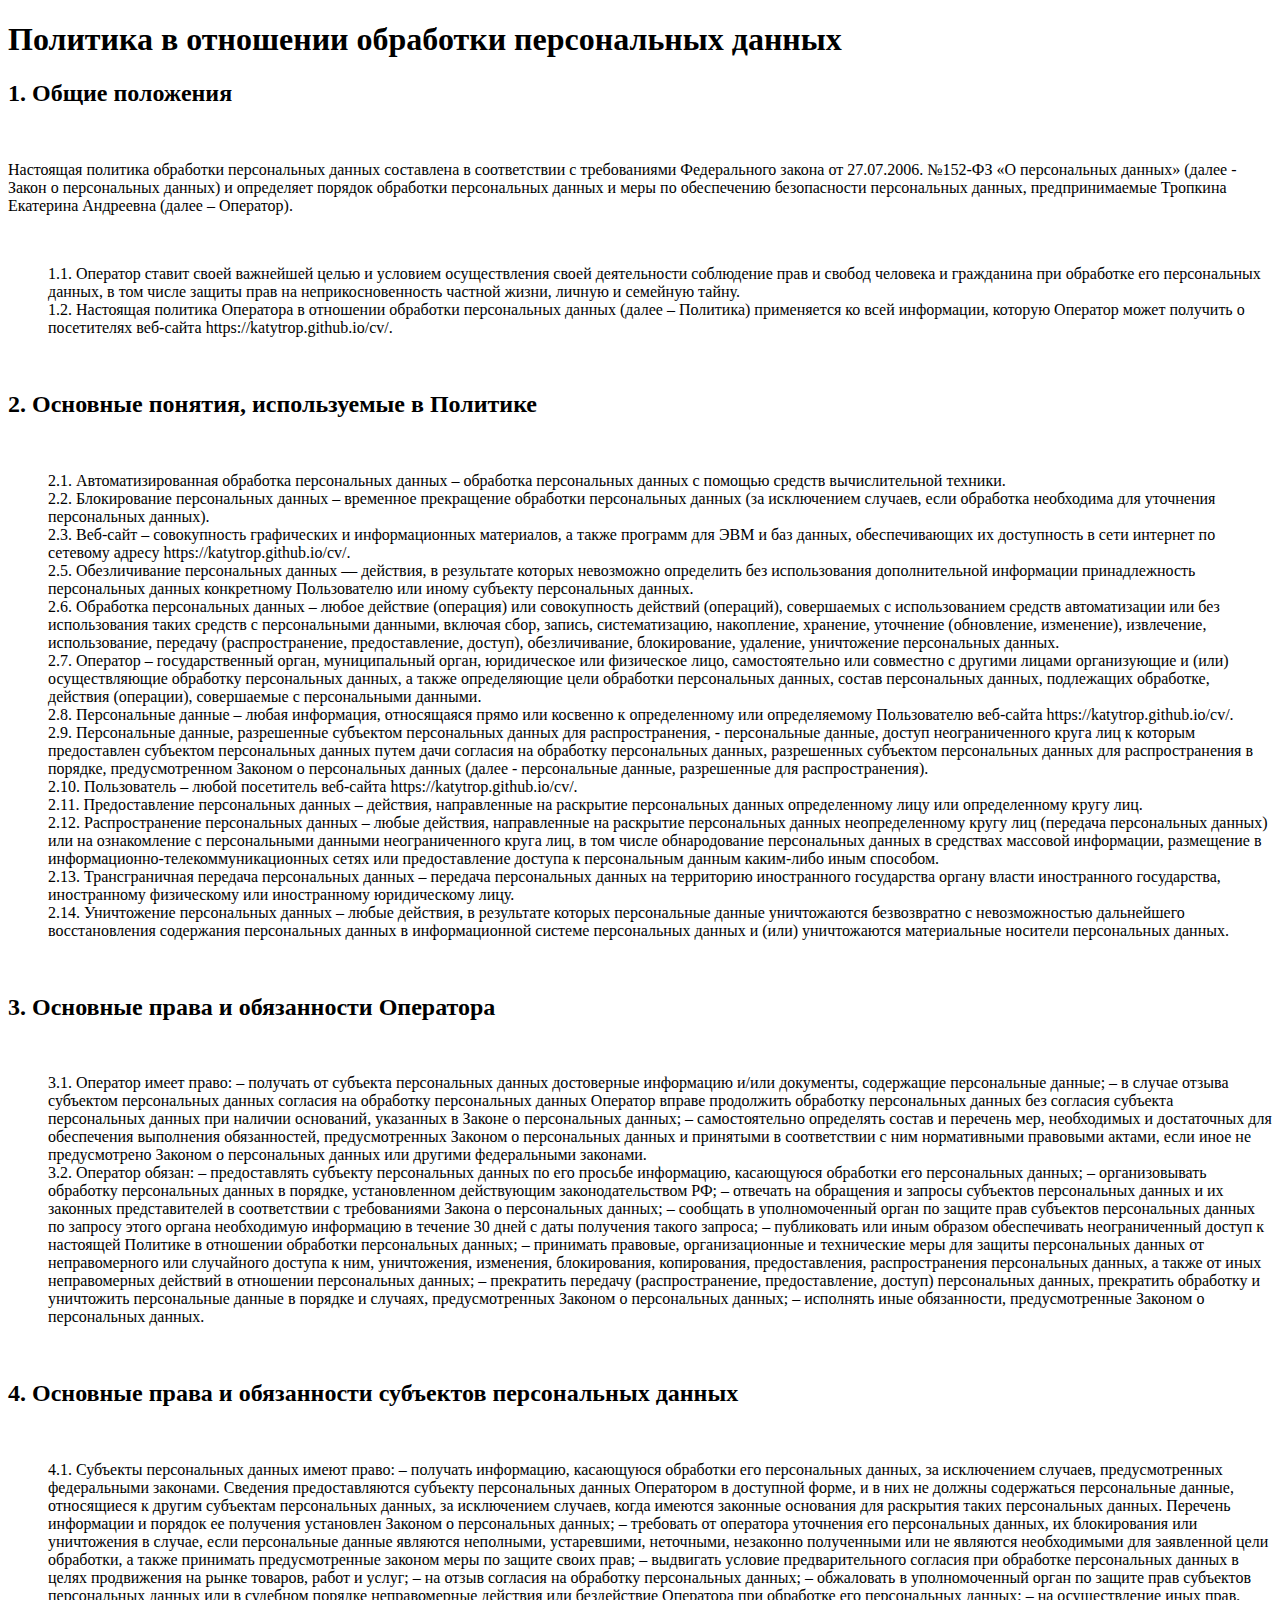
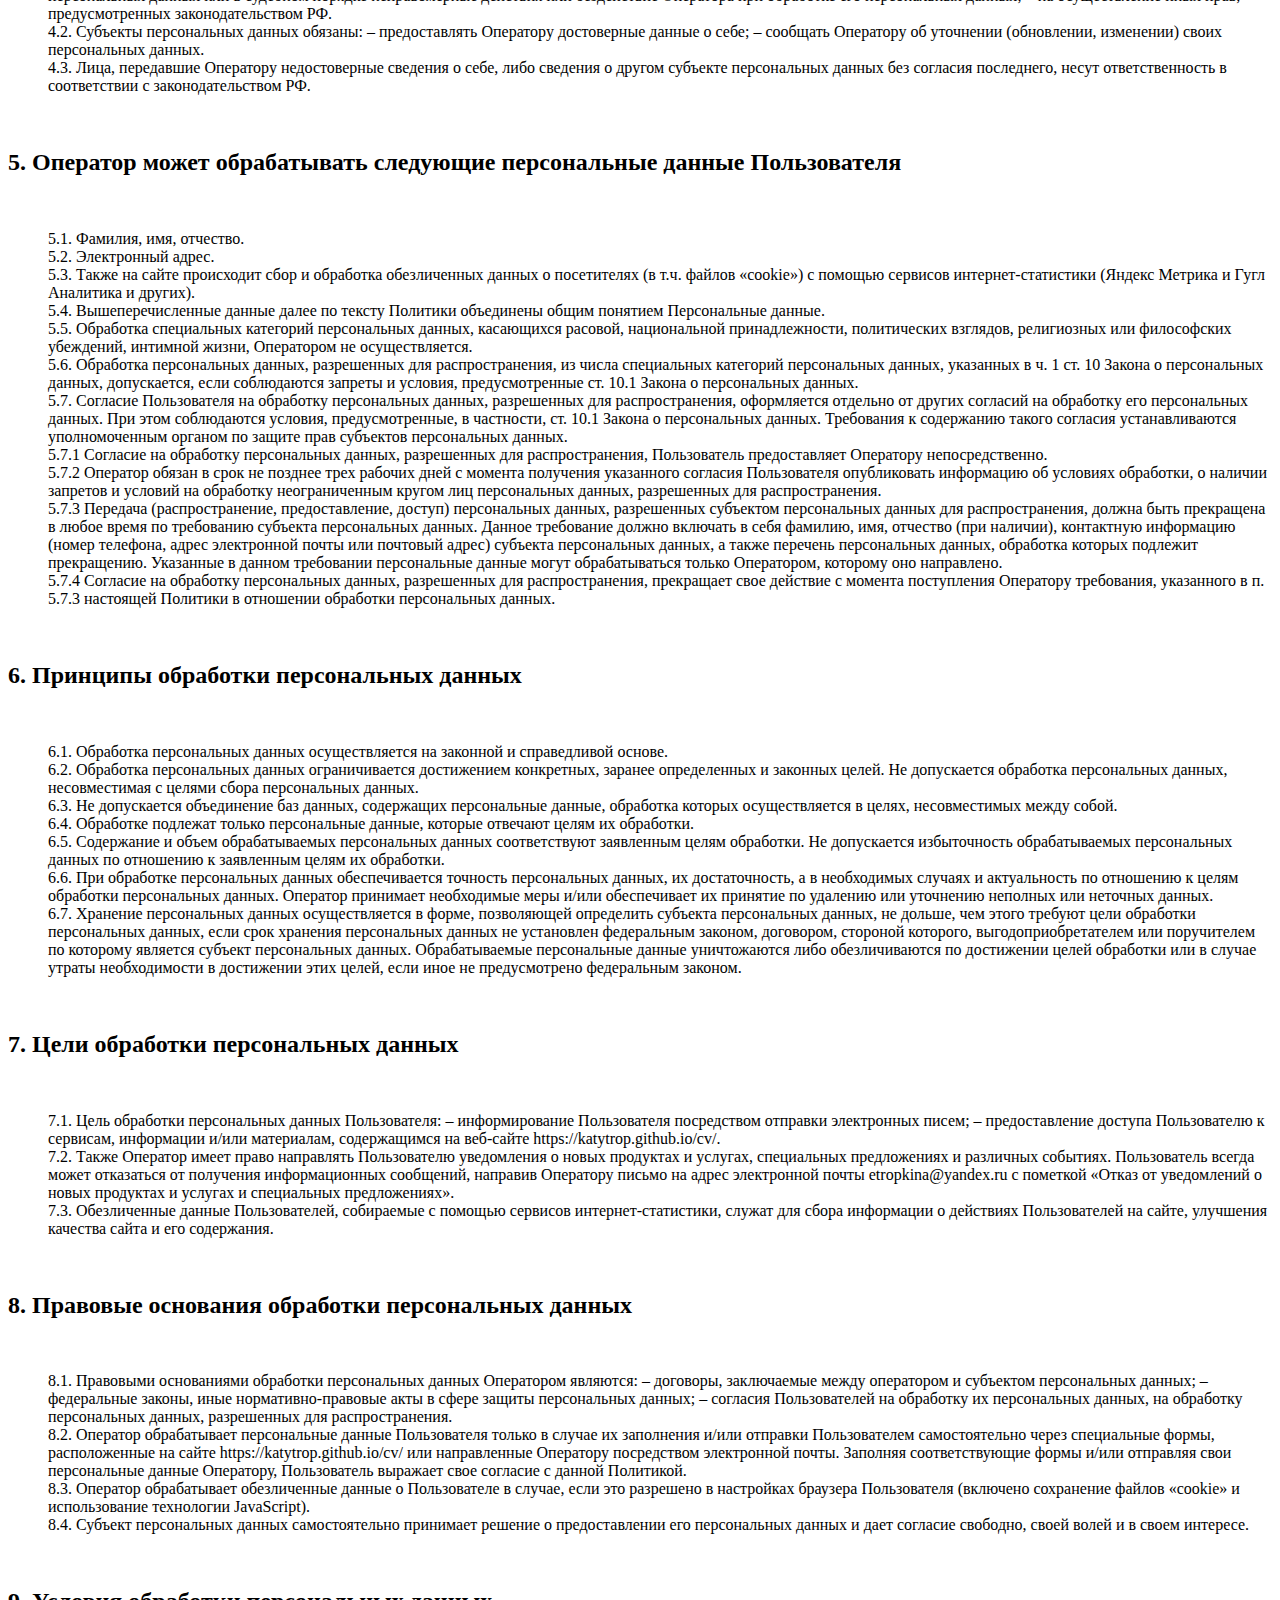
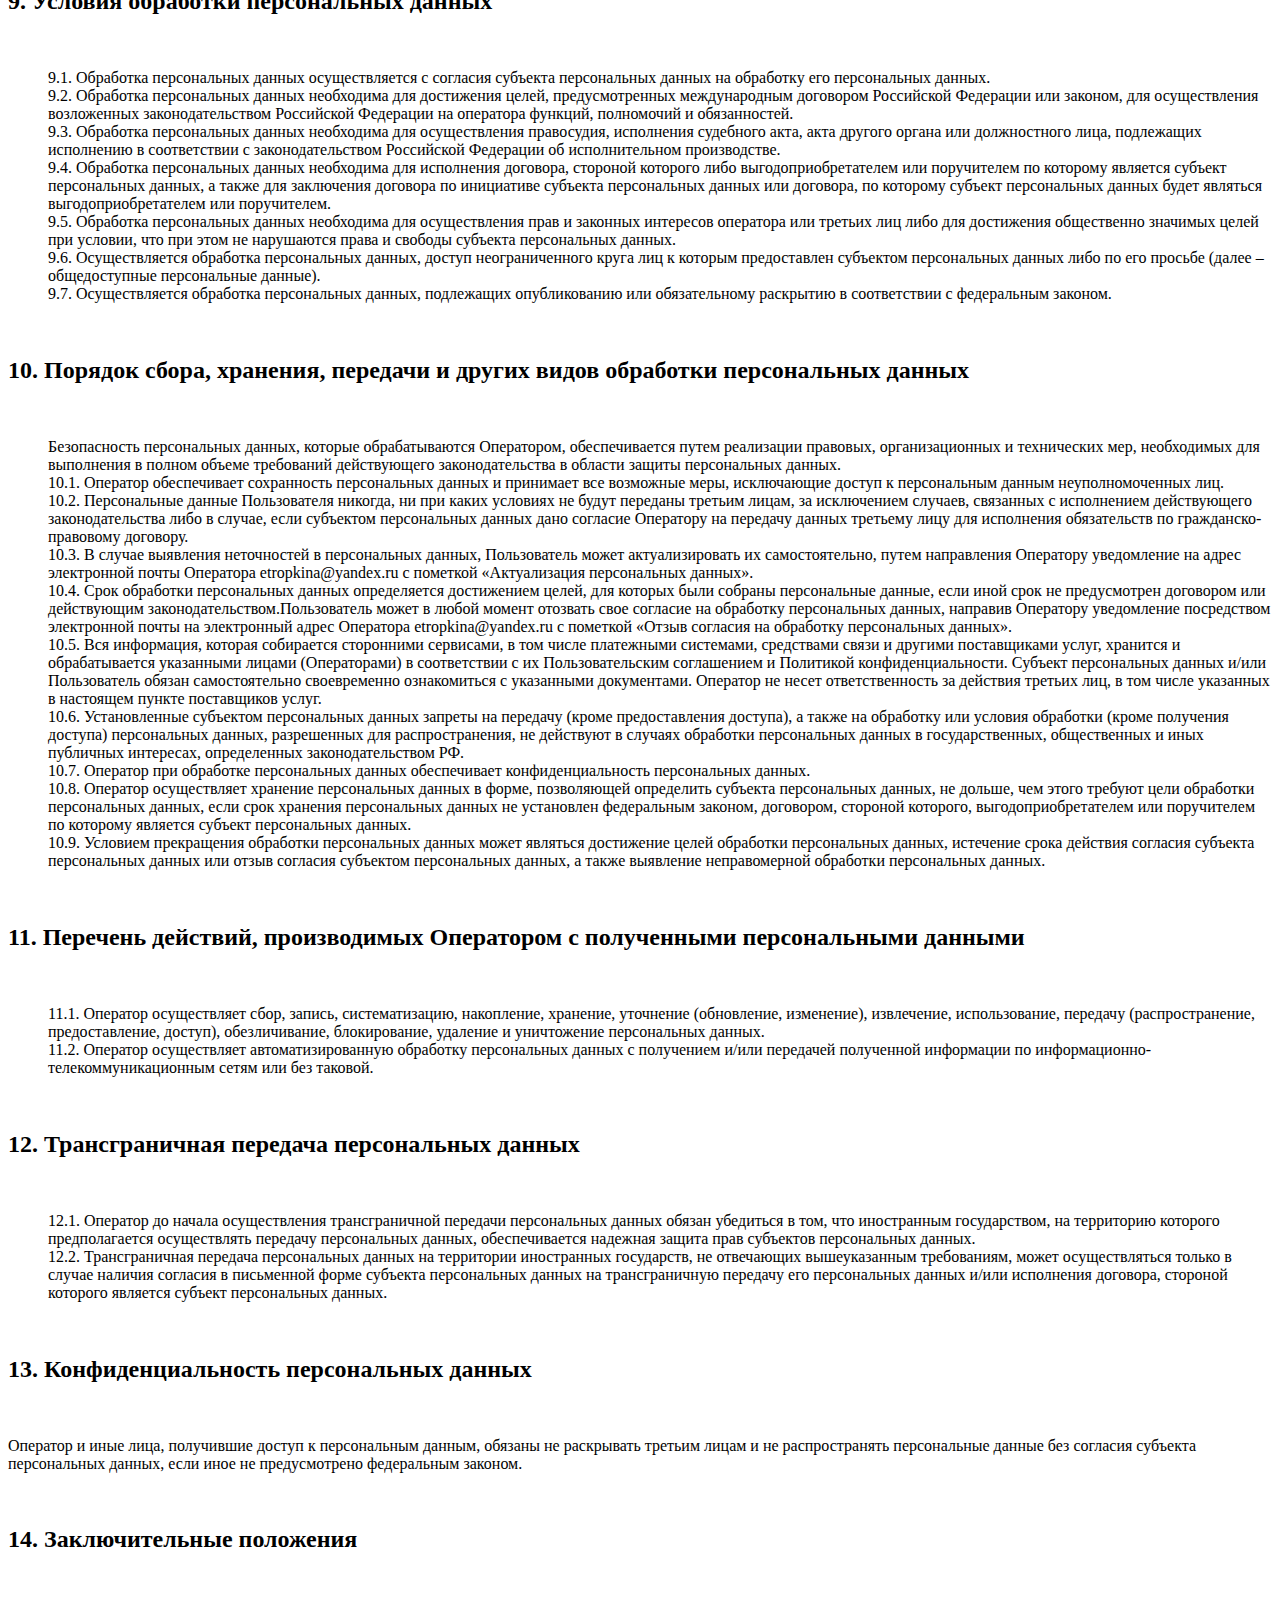
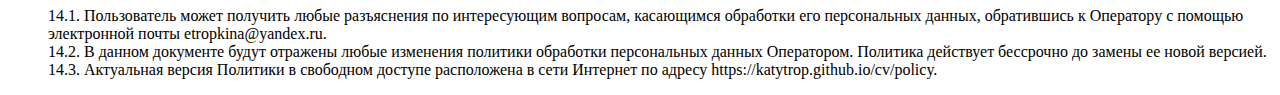
<file: policy.html>
<!DOCTYPE html>
<html lang="en">
<head>
    <meta charset="UTF-8">
    <meta http-equiv="X-UA-Compatible" content="IE=edge">
    <meta name="viewport" content="width=device-width, initial-scale=1.0">
    <title>Policy</title>
    <style>
        ol { 
            list-style-type: none
        }
       </style>
</head>
<body>
    <h1>Политика в отношении обработки персональных данных</h1>

    <h2>1. Общие положения</h2>
    <br>
    <p>Настоящая политика обработки персональных данных составлена в соответствии с требованиями Федерального закона от 27.07.2006. №152-ФЗ «О персональных данных» (далее - Закон о персональных данных) и определяет порядок обработки персональных данных и меры по обеспечению безопасности персональных данных, предпринимаемые Тропкина Екатерина Андреевна (далее – Оператор).</p>
    <br>
    <ol>
        <li>1.1. Оператор ставит своей важнейшей целью и условием осуществления своей деятельности соблюдение прав и свобод человека и гражданина при обработке его персональных данных, в том числе защиты прав на неприкосновенность частной жизни, личную и семейную тайну.</li>
        <li>1.2. Настоящая политика Оператора в отношении обработки персональных данных (далее – Политика) применяется ко всей информации, которую Оператор может получить о посетителях веб-сайта https://katytrop.github.io/cv/.</li>
    </ol>
    <br>
    <h2>2. Основные понятия, используемые в Политике</h2>
    <br>
    <ol>
        <li>2.1. Автоматизированная обработка персональных данных – обработка персональных данных с помощью средств вычислительной техники.</li>
        <li>2.2. Блокирование персональных данных – временное прекращение обработки персональных данных (за исключением случаев, если обработка необходима для уточнения персональных данных).</li>
        <li>2.3. Веб-сайт – совокупность графических и информационных материалов, а также программ для ЭВМ и баз данных, обеспечивающих их доступность в сети интернет по сетевому адресу https://katytrop.github.io/cv/.</li>
        <li>2.5. Обезличивание персональных данных — действия, в результате которых невозможно определить без использования дополнительной информации принадлежность персональных данных конкретному Пользователю или иному субъекту персональных данных.</li>
        <li>2.6. Обработка персональных данных – любое действие (операция) или совокупность действий (операций), совершаемых с использованием средств автоматизации или без использования таких средств с персональными данными, включая сбор, запись, систематизацию, накопление, хранение, уточнение (обновление, изменение), извлечение, использование, передачу (распространение, предоставление, доступ), обезличивание, блокирование, удаление, уничтожение персональных данных.</li>
        <li>2.7. Оператор – государственный орган, муниципальный орган, юридическое или физическое лицо, самостоятельно или совместно с другими лицами организующие и (или) осуществляющие обработку персональных данных, а также определяющие цели обработки персональных данных, состав персональных данных, подлежащих обработке, действия (операции), совершаемые с персональными данными.</li>
        <li>2.8. Персональные данные – любая информация, относящаяся прямо или косвенно к определенному или определяемому Пользователю веб-сайта https://katytrop.github.io/cv/.</li>
        <li>2.9. Персональные данные, разрешенные субъектом персональных данных для распространения, - персональные данные, доступ неограниченного круга лиц к которым предоставлен субъектом персональных данных путем дачи согласия на обработку персональных данных, разрешенных субъектом персональных данных для распространения в порядке, предусмотренном Законом о персональных данных (далее - персональные данные, разрешенные для распространения).</li>
        <li>2.10. Пользователь – любой посетитель веб-сайта https://katytrop.github.io/cv/.</li>
        <li>2.11. Предоставление персональных данных – действия, направленные на раскрытие персональных данных определенному лицу или определенному кругу лиц.</li>
        <li>2.12. Распространение персональных данных – любые действия, направленные на раскрытие персональных данных неопределенному кругу лиц (передача персональных данных) или на ознакомление с персональными данными неограниченного круга лиц, в том числе обнародование персональных данных в средствах массовой информации, размещение в информационно-телекоммуникационных сетях или предоставление доступа к персональным данным каким-либо иным способом.</li>
        <li>2.13. Трансграничная передача персональных данных – передача персональных данных на территорию иностранного государства органу власти иностранного государства, иностранному физическому или иностранному юридическому лицу.</li>
        <li>2.14. Уничтожение персональных данных – любые действия, в результате которых персональные данные уничтожаются безвозвратно с невозможностью дальнейшего восстановления содержания персональных данных в информационной системе персональных данных и (или) уничтожаются материальные носители персональных данных.</li>
    </ol>
    <br>
    <h2>3. Основные права и обязанности Оператора</h2>
    <br>
    <ol>
        <li>3.1. Оператор имеет право:
            – получать от субъекта персональных данных достоверные информацию и/или документы, содержащие персональные данные;
            – в случае отзыва субъектом персональных данных согласия на обработку персональных данных Оператор вправе продолжить обработку персональных данных без согласия субъекта персональных данных при наличии оснований, указанных в Законе о персональных данных;
            – самостоятельно определять состав и перечень мер, необходимых и достаточных для обеспечения выполнения обязанностей, предусмотренных Законом о персональных данных и принятыми в соответствии с ним нормативными правовыми актами, если иное не предусмотрено Законом о персональных данных или другими федеральными законами.</li>
        <li>3.2. Оператор обязан:
            – предоставлять субъекту персональных данных по его просьбе информацию, касающуюся обработки его персональных данных;
            – организовывать обработку персональных данных в порядке, установленном действующим законодательством РФ;
            – отвечать на обращения и запросы субъектов персональных данных и их законных представителей в соответствии с требованиями Закона о персональных данных;
            – сообщать в уполномоченный орган по защите прав субъектов персональных данных по запросу этого органа необходимую информацию в течение 30 дней с даты получения такого запроса;
            – публиковать или иным образом обеспечивать неограниченный доступ к настоящей Политике в отношении обработки персональных данных;
            – принимать правовые, организационные и технические меры для защиты персональных данных от неправомерного или случайного доступа к ним, уничтожения, изменения, блокирования, копирования, предоставления, распространения персональных данных, а также от иных неправомерных действий в отношении персональных данных;
            – прекратить передачу (распространение, предоставление, доступ) персональных данных, прекратить обработку и уничтожить персональные данные в порядке и случаях, предусмотренных Законом о персональных данных;
            – исполнять иные обязанности, предусмотренные Законом о персональных данных.</li>
    </ol>
    <br>
    <h2>4. Основные права и обязанности субъектов персональных данных</h2>
    <br>
    <ol>
        <li>4.1. Субъекты персональных данных имеют право:
        – получать информацию, касающуюся обработки его персональных данных, за исключением случаев, предусмотренных федеральными законами. Сведения предоставляются субъекту персональных данных Оператором в доступной форме, и в них не должны содержаться персональные данные, относящиеся к другим субъектам персональных данных, за исключением случаев, когда имеются законные основания для раскрытия таких персональных данных. Перечень информации и порядок ее получения установлен Законом о персональных данных;
        – требовать от оператора уточнения его персональных данных, их блокирования или уничтожения в случае, если персональные данные являются неполными, устаревшими, неточными, незаконно полученными или не являются необходимыми для заявленной цели обработки, а также принимать предусмотренные законом меры по защите своих прав;
        – выдвигать условие предварительного согласия при обработке персональных данных в целях продвижения на рынке товаров, работ и услуг;
        – на отзыв согласия на обработку персональных данных;
        – обжаловать в уполномоченный орган по защите прав субъектов персональных данных или в судебном порядке неправомерные действия или бездействие Оператора при обработке его персональных данных;
        – на осуществление иных прав, предусмотренных законодательством РФ.</li>
        <li>4.2. Субъекты персональных данных обязаны:
        – предоставлять Оператору достоверные данные о себе;
        – сообщать Оператору об уточнении (обновлении, изменении) своих персональных данных.</li>
        <li>4.3. Лица, передавшие Оператору недостоверные сведения о себе, либо сведения о другом субъекте персональных данных без согласия последнего, несут ответственность в соответствии с законодательством РФ.</li>
    </ol>
    <br>
    <h2>5. Оператор может обрабатывать следующие персональные данные Пользователя</h2>
    <br>
    <ol>
        <li>5.1. Фамилия, имя, отчество.</li>
        <li>5.2. Электронный адрес.</li>
        <li>5.3. Также на сайте происходит сбор и обработка обезличенных данных о посетителях (в т.ч. файлов «cookie») с помощью сервисов интернет-статистики (Яндекс Метрика и Гугл Аналитика и других).</li>
        <li>5.4. Вышеперечисленные данные далее по тексту Политики объединены общим понятием Персональные данные.</li>
        <li>5.5. Обработка специальных категорий персональных данных, касающихся расовой, национальной принадлежности, политических взглядов, религиозных или философских убеждений, интимной жизни, Оператором не осуществляется.</li>
        <li>5.6. Обработка персональных данных, разрешенных для распространения, из числа специальных категорий персональных данных, указанных в ч. 1 ст. 10 Закона о персональных данных, допускается, если соблюдаются запреты и условия, предусмотренные ст. 10.1 Закона о персональных данных.</li>
        <li>5.7. Согласие Пользователя на обработку персональных данных, разрешенных для распространения, оформляется отдельно от других согласий на обработку его персональных данных. При этом соблюдаются условия, предусмотренные, в частности, ст. 10.1 Закона о персональных данных. Требования к содержанию такого согласия устанавливаются уполномоченным органом по защите прав субъектов персональных данных.</li>
        <li>5.7.1 Согласие на обработку персональных данных, разрешенных для распространения, Пользователь предоставляет Оператору непосредственно.</li>
        <li>5.7.2 Оператор обязан в срок не позднее трех рабочих дней с момента получения указанного согласия Пользователя опубликовать информацию об условиях обработки, о наличии запретов и условий на обработку неограниченным кругом лиц персональных данных, разрешенных для распространения.</li>
        <li>5.7.3 Передача (распространение, предоставление, доступ) персональных данных, разрешенных субъектом персональных данных для распространения, должна быть прекращена в любое время по требованию субъекта персональных данных. Данное требование должно включать в себя фамилию, имя, отчество (при наличии), контактную информацию (номер телефона, адрес электронной почты или почтовый адрес) субъекта персональных данных, а также перечень персональных данных, обработка которых подлежит прекращению. Указанные в данном требовании персональные данные могут обрабатываться только Оператором, которому оно направлено.</li>
        <li>5.7.4 Согласие на обработку персональных данных, разрешенных для распространения, прекращает свое действие с момента поступления Оператору требования, указанного в п. 5.7.3 настоящей Политики в отношении обработки персональных данных.</li>
    </ol>
    <br>
    <h2>6. Принципы обработки персональных данных</h2>
    <br>
    <ol>
        <li>6.1. Обработка персональных данных осуществляется на законной и справедливой основе.</li>
        <li>6.2. Обработка персональных данных ограничивается достижением конкретных, заранее определенных и законных целей. Не допускается обработка персональных данных, несовместимая с целями сбора персональных данных.</li>
        <li>6.3. Не допускается объединение баз данных, содержащих персональные данные, обработка которых осуществляется в целях, несовместимых между собой.</li>
        <li>6.4. Обработке подлежат только персональные данные, которые отвечают целям их обработки.</li>
        <li>6.5. Содержание и объем обрабатываемых персональных данных соответствуют заявленным целям обработки. Не допускается избыточность обрабатываемых персональных данных по отношению к заявленным целям их обработки.</li>
        <li>6.6. При обработке персональных данных обеспечивается точность персональных данных, их достаточность, а в необходимых случаях и актуальность по отношению к целям обработки персональных данных. Оператор принимает необходимые меры и/или обеспечивает их принятие по удалению или уточнению неполных или неточных данных.</li>
        <li>6.7. Хранение персональных данных осуществляется в форме, позволяющей определить субъекта персональных данных, не дольше, чем этого требуют цели обработки персональных данных, если срок хранения персональных данных не установлен федеральным законом, договором, стороной которого, выгодоприобретателем или поручителем по которому является субъект персональных данных. Обрабатываемые персональные данные уничтожаются либо обезличиваются по достижении целей обработки или в случае утраты необходимости в достижении этих целей, если иное не предусмотрено федеральным законом.</li>
    </ol>
    <br>
    <h2>7. Цели обработки персональных данных</h2>
    <br>
    <ol>
        <li>7.1. Цель обработки персональных данных Пользователя:
        – информирование Пользователя посредством отправки электронных писем;
        – предоставление доступа Пользователю к сервисам, информации и/или материалам, содержащимся на веб-сайте https://katytrop.github.io/cv/.</li>
        <li>7.2. Также Оператор имеет право направлять Пользователю уведомления о новых продуктах и услугах, специальных предложениях и различных событиях. Пользователь всегда может отказаться от получения информационных сообщений, направив Оператору письмо на адрес электронной почты etropkina@yandex.ru с пометкой «Отказ от уведомлений о новых продуктах и услугах и специальных предложениях».</li>
        <li>7.3. Обезличенные данные Пользователей, собираемые с помощью сервисов интернет-статистики, служат для сбора информации о действиях Пользователей на сайте, улучшения качества сайта и его содержания.</li>
    </ol>
    <br>
    <h2>8. Правовые основания обработки персональных данных</h2>
    <br>
    <ol>
        <li>8.1. Правовыми основаниями обработки персональных данных Оператором являются:
        – договоры, заключаемые между оператором и субъектом персональных данных;
        – федеральные законы, иные нормативно-правовые акты в сфере защиты персональных данных;
        – согласия Пользователей на обработку их персональных данных, на обработку персональных данных, разрешенных для распространения.</li>
        <li>8.2. Оператор обрабатывает персональные данные Пользователя только в случае их заполнения и/или отправки Пользователем самостоятельно через специальные формы, расположенные на сайте https://katytrop.github.io/cv/ или направленные Оператору посредством электронной почты. Заполняя соответствующие формы и/или отправляя свои персональные данные Оператору, Пользователь выражает свое согласие с данной Политикой.</li>
        <li>8.3. Оператор обрабатывает обезличенные данные о Пользователе в случае, если это разрешено в настройках браузера Пользователя (включено сохранение файлов «cookie» и использование технологии JavaScript).</li>
        <li>8.4. Субъект персональных данных самостоятельно принимает решение о предоставлении его персональных данных и дает согласие свободно, своей волей и в своем интересе.</li>
    </ol>
    <br>
    <h2>9. Условия обработки персональных данных</h2>
    <br>
    <ol>
        <li>9.1. Обработка персональных данных осуществляется с согласия субъекта персональных данных на обработку его персональных данных.</li>
        <li>9.2. Обработка персональных данных необходима для достижения целей, предусмотренных международным договором Российской Федерации или законом, для осуществления возложенных законодательством Российской Федерации на оператора функций, полномочий и обязанностей.</li>
        <li>9.3. Обработка персональных данных необходима для осуществления правосудия, исполнения судебного акта, акта другого органа или должностного лица, подлежащих исполнению в соответствии с законодательством Российской Федерации об исполнительном производстве.</li>
        <li>9.4. Обработка персональных данных необходима для исполнения договора, стороной которого либо выгодоприобретателем или поручителем по которому является субъект персональных данных, а также для заключения договора по инициативе субъекта персональных данных или договора, по которому субъект персональных данных будет являться выгодоприобретателем или поручителем.</li>
        <li>9.5. Обработка персональных данных необходима для осуществления прав и законных интересов оператора или третьих лиц либо для достижения общественно значимых целей при условии, что при этом не нарушаются права и свободы субъекта персональных данных.</li>
        <li>9.6. Осуществляется обработка персональных данных, доступ неограниченного круга лиц к которым предоставлен субъектом персональных данных либо по его просьбе (далее – общедоступные персональные данные).</li>
        <li>9.7. Осуществляется обработка персональных данных, подлежащих опубликованию или обязательному раскрытию в соответствии с федеральным законом.</li>
    </ol>
    <br>
    <h2>10. Порядок сбора, хранения, передачи и других видов обработки персональных данных</h2>
    <br>
    <ol>
        <li>Безопасность персональных данных, которые обрабатываются Оператором, обеспечивается путем реализации правовых, организационных и технических мер, необходимых для выполнения в полном объеме требований действующего законодательства в области защиты персональных данных.</li>
        <li>10.1. Оператор обеспечивает сохранность персональных данных и принимает все возможные меры, исключающие доступ к персональным данным неуполномоченных лиц.</li>
        <li>10.2. Персональные данные Пользователя никогда, ни при каких условиях не будут переданы третьим лицам, за исключением случаев, связанных с исполнением действующего законодательства либо в случае, если субъектом персональных данных дано согласие Оператору на передачу данных третьему лицу для исполнения обязательств по гражданско-правовому договору.</li>
        <li>10.3. В случае выявления неточностей в персональных данных, Пользователь может актуализировать их самостоятельно, путем направления Оператору уведомление на адрес электронной почты Оператора etropkina@yandex.ru с пометкой «Актуализация персональных данных».</li>
        <li>10.4. Срок обработки персональных данных определяется достижением целей, для которых были собраны персональные данные, если иной срок не предусмотрен договором или действующим законодательством.Пользователь может в любой момент отозвать свое согласие на обработку персональных данных, направив Оператору уведомление посредством электронной почты на электронный адрес Оператора etropkina@yandex.ru с пометкой «Отзыв согласия на обработку персональных данных».</li>
        <li>10.5. Вся информация, которая собирается сторонними сервисами, в том числе платежными системами, средствами связи и другими поставщиками услуг, хранится и обрабатывается указанными лицами (Операторами) в соответствии с их Пользовательским соглашением и Политикой конфиденциальности. Субъект персональных данных и/или Пользователь обязан самостоятельно своевременно ознакомиться с указанными документами. Оператор не несет ответственность за действия третьих лиц, в том числе указанных в настоящем пункте поставщиков услуг.</li>
        <li>10.6. Установленные субъектом персональных данных запреты на передачу (кроме предоставления доступа), а также на обработку или условия обработки (кроме получения доступа) персональных данных, разрешенных для распространения, не действуют в случаях обработки персональных данных в государственных, общественных и иных публичных интересах, определенных законодательством РФ.</li>
        <li>10.7. Оператор при обработке персональных данных обеспечивает конфиденциальность персональных данных.</li>
        <li>10.8. Оператор осуществляет хранение персональных данных в форме, позволяющей определить субъекта персональных данных, не дольше, чем этого требуют цели обработки персональных данных, если срок хранения персональных данных не установлен федеральным законом, договором, стороной которого, выгодоприобретателем или поручителем по которому является субъект персональных данных.</li>
        <li>10.9. Условием прекращения обработки персональных данных может являться достижение целей обработки персональных данных, истечение срока действия согласия субъекта персональных данных или отзыв согласия субъектом персональных данных, а также выявление неправомерной обработки персональных данных.</li>
    </ol>
    <br>
    <h2>11. Перечень действий, производимых Оператором с полученными персональными данными</h2>
    <br>
    <ol>
        <li>11.1. Оператор осуществляет сбор, запись, систематизацию, накопление, хранение, уточнение (обновление, изменение), извлечение, использование, передачу (распространение, предоставление, доступ), обезличивание, блокирование, удаление и уничтожение персональных данных.</li>
        <li>11.2. Оператор осуществляет автоматизированную обработку персональных данных с получением и/или передачей полученной информации по информационно-телекоммуникационным сетям или без таковой.</li>
    </ol>
    <br>
    <h2>12. Трансграничная передача персональных данных</h2>
    <br>
    <ol>
        <li>12.1. Оператор до начала осуществления трансграничной передачи персональных данных обязан убедиться в том, что иностранным государством, на территорию которого предполагается осуществлять передачу персональных данных, обеспечивается надежная защита прав субъектов персональных данных.</li>
        <li>12.2. Трансграничная передача персональных данных на территории иностранных государств, не отвечающих вышеуказанным требованиям, может осуществляться только в случае наличия согласия в письменной форме субъекта персональных данных на трансграничную передачу его персональных данных и/или исполнения договора, стороной которого является субъект персональных данных.</li>
    </ol>
    <br>
    <h2>13. Конфиденциальность персональных данных</h2>
    <br>
    <p>Оператор и иные лица, получившие доступ к персональным данным, обязаны не раскрывать третьим лицам и не распространять персональные данные без согласия субъекта персональных данных, если иное не предусмотрено федеральным законом.</p>
    <br>
    <h2>14. Заключительные положения</h2>
    <br>
    <ol>
        <li>14.1. Пользователь может получить любые разъяснения по интересующим вопросам, касающимся обработки его персональных данных, обратившись к Оператору с помощью электронной почты etropkina@yandex.ru.</li>
        <li>14.2. В данном документе будут отражены любые изменения политики обработки персональных данных Оператором. Политика действует бессрочно до замены ее новой версией.</li>
        <li>14.3. Актуальная версия Политики в свободном доступе расположена в сети Интернет по адресу https://katytrop.github.io/cv/policy.</li>
    </ol>

</body>
</html>
</file>
<file: css/style.min.css>
*{font-family:'Poppins', sans-serif;margin:0;padding:0;color:#312f2f}body{position:relative}.container{width:1140px;margin:0 auto}.divider{background-color:#a17696;width:60px;height:3px;margin:25px auto 0 auto}.pageup{position:fixed;bottom:40px;right:40px;width:40px;height:40px;cursor:pointer;display:none}.pageup_show{display:block}.pageup_show svg{fill:#a17696}.pageup_show svg:hover{fill:#caa2c0;border-radius:100%;border:2px solid #a17696}.thanks{position:fixed;top:0;left:0;height:100vh;width:100%;display:-webkit-box;display:-ms-flexbox;display:flex;-webkit-box-orient:vertical;-webkit-box-direction:normal;-ms-flex-direction:column;flex-direction:column;-webkit-box-pack:center;-ms-flex-pack:center;justify-content:center;-webkit-box-align:center;-ms-flex-align:center;align-items:center;background:rgba(0,0,0,0.5);text-align:center}.thanks.hidden{display:none}.thanks__content{width:300px;height:200px;border-radius:5px;display:-webkit-box;display:-ms-flexbox;display:flex;-webkit-box-pack:center;-ms-flex-pack:center;justify-content:center;-webkit-box-align:center;-ms-flex-align:center;align-items:center;-webkit-box-orient:vertical;-webkit-box-direction:normal;-ms-flex-direction:column;flex-direction:column;background-color:#eee5e7}.promo{min-height:100vh;position:relative;background:url("../img/main.jpg") center center/cover no-repeat;background-attachment:fixed;padding-top:255px;padding-left:20px}.promo__title{width:600px;margin-top:10px;-webkit-transform:translate(0px, -120%);transform:translate(0px, -120%);opacity:0;-webkit-transition:all 0.8s ease 0.4s;transition:all 0.8s ease 0.4s}.promo__title.active{-webkit-transform:translate(0px, 0%);transform:translate(0px, 0%);opacity:1;-webkit-transition:all 0.8s ease 0.4s;transition:all 0.8s ease 0.4s}.promo__subtitle{position:relative;padding-left:10px;z-index:2;-webkit-transform:translate(0px, -120%);transform:translate(0px, -120%);opacity:0;-webkit-transition:all 0.8s ease 0s;transition:all 0.8s ease 0s}.promo__subtitle::before{content:'';position:absolute;top:-25%;left:0;width:36px;height:36px;border-radius:100%;background:#a17696;z-index:-1}.promo__subtitle.active{-webkit-transform:translate(0px, 0%);transform:translate(0px, 0%);opacity:1;-webkit-transition:all 0.8s ease 0s;transition:all 0.8s ease 0s}.promo__buttons{margin-top:25px;display:-webkit-box;display:-ms-flexbox;display:flex;-webkit-box-align:center;-ms-flex-align:center;align-items:center;-webkit-box-pack:justify;-ms-flex-pack:justify;justify-content:space-between;width:400px;-webkit-transform:translate(0px, -120%);transform:translate(0px, -120%);opacity:0;-webkit-transition:all 0.8s ease 0.8s;transition:all 0.8s ease 0.8s}.promo__buttons.active{-webkit-transform:translate(0px, 0%);transform:translate(0px, 0%);opacity:1;-webkit-transition:all 0.8s ease 0.8s;transition:all 0.8s ease 0.8s}.promo__link{color:#312f2f;text-decoration:none;text-align:center}.promo__link:nth-child(2){margin-left:35px}.hamburger{position:fixed;top:20px;left:35px;height:25px;display:-webkit-box;display:-ms-flexbox;display:flex;-webkit-box-orient:vertical;-webkit-box-direction:normal;-ms-flex-direction:column;flex-direction:column;-webkit-box-pack:justify;-ms-flex-pack:justify;justify-content:space-between;-webkit-box-align:start;-ms-flex-align:start;align-items:flex-start;cursor:pointer;z-index:99}.hamburger span{display:block;width:30px;height:3px;background:#a17696}.hamburger span.long{width:36px}.menu{position:fixed;top:0;width:100%;height:100vh;z-index:100;visibility:hidden;opacity:0;-webkit-transition:all 0.6s;transition:all 0.6s}.menu.active{left:0;visibility:visible;opacity:1}.menu__block{position:relative;display:block;width:345px;background-color:#eee5e7;height:100%;padding-top:140px;padding-left:40px;-webkit-transition:all 0.6s;transition:all 0.6s;z-index:10}.menu__close{position:absolute;top:20px;left:35px;cursor:pointer}.menu__list{list-style-type:none;padding-left:35px}.menu__link{position:relative;font-size:24px;font-weight:bold;line-height:36px;margin-bottom:15px}.menu__link::before{content:'';position:absolute;left:-35px;top:10px;width:15px;height:15px;border:1px solid #312f2f;border-radius:100%;-webkit-transition:all 0.6s;transition:all 0.6s}.menu__link:hover::before{background-color:#a17696}.menu__link a{color:#312f2f;text-decoration:none}.menu__link a:hover{color:#a17696}.menu__social{position:absolute;bottom:150px;left:50%;-webkit-transform:translateX(-50%);transform:translateX(-50%);width:110px;height:50px;display:-webkit-box;display:-ms-flexbox;display:flex;-webkit-box-pack:justify;-ms-flex-pack:justify;justify-content:space-between;-webkit-box-align:center;-ms-flex-align:center;align-items:center}.menu__social a img:hover{width:30px;height:30px}.menu__overlay{position:fixed;top:0;left:0;width:100%;height:100%;background-color:#fff;opacity:0.75}.title{font-weight:bold;font-size:36px;line-height:60px}.title_fz16{font-size:16px;line-height:24px}.title_fz48{font-size:48px}.title_fz14{font-size:14px;line-height:21px}.title_fz36{font-size:36px}.title_fz20{font-size:20px;line-height:30px}.btn{width:120px;height:25px;background-color:#a17696;-webkit-box-shadow:0px 4px 4px rgba(0,0,0,0.15);box-shadow:0px 4px 4px rgba(0,0,0,0.15);padding:12px 25px;cursor:pointer;border-radius:5px}.btn:hover{color:#a17696;background-color:#eee5e7;-webkit-box-shadow:5px 5px 20px #a17696;box-shadow:5px 5px 20px #a17696}.btn_contacts{width:200px;height:45px;border:none;font-size:14px;font-weight:bold;margin-top:9px}.btn_thanks{height:45px;margin-top:15px;border:none}.sidepanel{position:fixed;top:200px;left:-120px;display:-webkit-box;display:-ms-flexbox;display:flex;-webkit-box-orient:vertical;-webkit-box-direction:normal;-ms-flex-direction:column;flex-direction:column;-webkit-box-pack:justify;-ms-flex-pack:justify;justify-content:space-between;-webkit-box-align:center;-ms-flex-align:center;align-items:center;width:350px;height:350px;z-index:3}.sidepanel__link img{width:20px;height:20px}.sidepanel__link img:hover{width:30px;height:30px}.sidepanel__link img:first-child{-webkit-transform:rotate(-90deg);transform:rotate(-90deg)}.sidepanel__divider{width:2px;height:70px;background-color:#312f2f}.sidepanel__text{height:150px;width:25px}.sidepanel__text span{-webkit-transform:rotate(-90deg) translate(-40%, -180%);transform:rotate(-90deg) translate(-40%, -180%);display:block;font-weight:bold;width:110px}.about{padding-top:100px;padding-bottom:60px}.about__wrapper{display:-webkit-box;display:-ms-flexbox;display:flex;width:100%}.about__photo img{width:400px;height:100%;-o-object-fit:cover;object-fit:cover;border-radius:10px}.about__descr{padding-left:70px;padding-top:6px}.about__descr .divider{margin:0}.about__subtitle{position:relative;padding-left:12px;padding-top:1px;-webkit-transform:translate(0px, -120%);transform:translate(0px, -120%);opacity:0;-webkit-transition:all 0.8s ease 0.4s;transition:all 0.8s ease 0.4s}.about__subtitle::before{content:'';position:absolute;top:-25%;left:0;width:36px;height:36px;border-radius:100%;background:#a17696;z-index:-1}.about__subtitle.active{-webkit-transform:translate(0px, 0%);transform:translate(0px, 0%);opacity:1;-webkit-transition:all 0.8s ease 0.4s;transition:all 0.8s ease 0.4s}.about__title{font-weight:bold;margin-top:6px;-webkit-transform:translate(0px, -120%);transform:translate(0px, -120%);opacity:0;-webkit-transition:all 0.8s ease 0s;transition:all 0.8s ease 0s}.about__title.active{-webkit-transform:translate(0px, 0%);transform:translate(0px, 0%);opacity:1;-webkit-transition:all 0.8s ease 0s;transition:all 0.8s ease 0s}.about__text{font-size:14px;margin-top:20px}.about__skills{margin-top:40px;display:-ms-grid;display:grid;-ms-grid-rows:(minmax(115px, auto))[2];-ms-grid-columns:(260px)[2];grid-template:repeat(2, minmax(115px, auto))/repeat(2, 260px);grid-auto-rows:1fr;-webkit-column-gap:50px;column-gap:50px;row-gap:30px}.about__skills_item{display:-ms-grid;display:grid;-ms-grid-columns:40px 200px;grid-template-columns:40px 200px;-webkit-column-gap:20px;column-gap:20px}.about__skills_item:nth-child(3){-ms-grid-column:1;-ms-grid-column-span:2;grid-column:1 / 3;margin:0 auto;width:300px}.about__skills_icon{position:relative;padding:15px 0 0 15px}.about__skills_icon::before{content:'';position:absolute;top:-25%;left:0;width:36px;height:36px;border-radius:100%;background:#a17696;z-index:-1}.about__skills_icon::before{top:0}.about__skills_text{font-size:12px;line-height:18px}.resume{padding-top:100px;padding-bottom:60px;background-color:#eee5e7;z-index:1}.resume__subtitle{position:relative;text-align:center;z-index:10;-webkit-transform:translate(0px, -120%);transform:translate(0px, -120%);opacity:0;-webkit-transition:all 0.8s ease 0.4s;transition:all 0.8s ease 0.4s}.resume__subtitle::before{content:'';position:absolute;top:-25%;left:0;width:36px;height:36px;border-radius:100%;background:#a17696;z-index:-1}.resume__subtitle.active{-webkit-transform:translate(0px, 0%);transform:translate(0px, 0%);opacity:1;-webkit-transition:all 0.8s ease 0.4s;transition:all 0.8s ease 0.4s}.resume__subtitle::before{left:50%;-webkit-transform:translateX(-50%);transform:translateX(-50%)}.resume__title{text-align:center;-webkit-transform:translate(0px, -120%);transform:translate(0px, -120%);opacity:0;-webkit-transition:all 0.8s ease 0s;transition:all 0.8s ease 0s}.resume__title.active{-webkit-transform:translate(0px, 0%);transform:translate(0px, 0%);opacity:1;-webkit-transition:all 0.8s ease 0s;transition:all 0.8s ease 0s}.resume__wrapper{padding-left:65px;margin-top:60px;display:-ms-grid;display:grid;-ms-grid-columns:(425px)[2];grid-template-columns:repeat(2, 425px);-webkit-column-gap:135px;column-gap:135px}.resume__column_title{position:relative;padding-left:35px}.resume__column_title::before{content:'';position:absolute;left:-7px;top:50%;-webkit-transform:translateY(-50%);transform:translateY(-50%);width:15px;height:15px;background-color:#a17696;border-radius:100%}.resume__column ul{list-style-type:none}.resume__column ul li{position:relative}.resume__column ul li::after{content:'';width:1px;height:calc( 100% + 8px);position:absolute;top:-8px;left:0;background-color:#000}.resume__item{position:relative}.resume__item::before{content:'';height:1px;width:45px;position:absolute;background-color:#000;top:68px}.resume__item_head{position:relative;padding:45px 0 0 100px}.resume__item_icon{position:absolute;top:50px;left:45px;z-index:10}.resume__item_icon::before{content:'';position:absolute;top:-25%;left:0;width:36px;height:36px;border-radius:100%;background:#a17696;z-index:-1}.resume__item_icon img{position:absolute;left:17px;top:14px}.resume__item_body{padding-left:43px;margin-top:12px;font-size:12px;line-height:18px}.resume__item_location{font-size:12px;line-height:18px;margin-top:5px}.skills{padding-top:100px}.skills__subtitle{position:relative;text-align:center;-webkit-transform:translate(0px, -120%);transform:translate(0px, -120%);opacity:0;-webkit-transition:all 0.8s ease 0.4s;transition:all 0.8s ease 0.4s}.skills__subtitle::before{content:'';position:absolute;top:-25%;left:0;width:36px;height:36px;border-radius:100%;background:#a17696;z-index:-1}.skills__subtitle.active{-webkit-transform:translate(0px, 0%);transform:translate(0px, 0%);opacity:1;-webkit-transition:all 0.8s ease 0.4s;transition:all 0.8s ease 0.4s}.skills__subtitle::before{left:50%;-webkit-transform:translateX(-50%);transform:translateX(-50%)}.skills__title{text-align:center;-webkit-transform:translate(0px, -120%);transform:translate(0px, -120%);opacity:0;-webkit-transition:all 0.8s ease 0s;transition:all 0.8s ease 0s}.skills__title.active{-webkit-transform:translate(0px, 0%);transform:translate(0px, 0%);opacity:1;-webkit-transition:all 0.8s ease 0s;transition:all 0.8s ease 0s}.skills__wrapper{margin-top:60px;display:-ms-grid;display:grid;-ms-grid-rows:(270px)[1];-ms-grid-columns:(270px)[4];grid-template:repeat(1, 270px)/repeat(4, 270px);grid-auto-rows:270px;-webkit-column-gap:13px;column-gap:13px;row-gap:13px}.skills__item{border:1px solid #000;border-radius:10px;padding:30px}.skills__item_img{text-align:center;height:72px}.skills__item_title{font-weight:700;font-size:14px;margin-top:20px}.skills__item_text{font-size:12px;margin-top:15px}.skills__rating{margin:60px 0;display:-ms-grid;display:grid;-ms-grid-rows:(70px)[2];-ms-grid-columns:(350px)[3];grid-template:repeat(2, 70px)/repeat(3, 350px);grid-auto-rows:270px;-webkit-column-gap:45px;column-gap:45px;row-gap:30px}.skills__rating_item{display:-ms-grid;display:grid;-ms-grid-rows:minmax(21px, auto) 14px;-ms-grid-columns:310px 40px;grid-template:minmax(21px, auto) 14px/310px 40px;-webkit-box-pack:center;-ms-flex-pack:center;justify-content:center;-webkit-box-align:center;-ms-flex-align:center;align-items:center}.skills__rating_title{position:relative;padding:3px 0 0 13px}.skills__rating_title::before{content:'';position:absolute;top:-25%;left:0;width:36px;height:36px;border-radius:100%;background:#a17696;z-index:-1}.skills__rating_counter{font-size:14px;font-weight:bold}.skills__rating_line{width:350px;height:14px;background-color:#E8E4DE;border-radius:4px}.skills__rating_line span{display:block;height:100%;background-color:#a17696;border-radius:4px}.portfolio{padding-top:100px;padding-bottom:60px;background-color:#eee5e7;z-index:1}.portfolio__subtitle{position:relative;text-align:center;-webkit-transform:translate(0px, -120%);transform:translate(0px, -120%);opacity:0;-webkit-transition:all 0.8s ease 0.4s;transition:all 0.8s ease 0.4s;z-index:10}.portfolio__subtitle::before{content:'';position:absolute;top:-25%;left:0;width:36px;height:36px;border-radius:100%;background:#a17696;z-index:-1}.portfolio__subtitle.active{-webkit-transform:translate(0px, 0%);transform:translate(0px, 0%);opacity:1;-webkit-transition:all 0.8s ease 0.4s;transition:all 0.8s ease 0.4s}.portfolio__subtitle::before{left:50%;-webkit-transform:translateX(-50%);transform:translateX(-50%)}.portfolio__title{text-align:center;-webkit-transform:translate(0px, -120%);transform:translate(0px, -120%);opacity:0;-webkit-transition:all 0.8s ease 0s;transition:all 0.8s ease 0s}.portfolio__title.active{-webkit-transform:translate(0px, 0%);transform:translate(0px, 0%);opacity:1;-webkit-transition:all 0.8s ease 0s;transition:all 0.8s ease 0s}.portfolio__wrapper{width:100%;margin:0 auto;margin-top:60px;display:-ms-grid;display:grid;-ms-grid-rows:(250px)[2];-ms-grid-columns:(375px)[3];grid-template:repeat(2, 250px)/repeat(3, 375px);grid-auto-rows:250px;gap:15px}.portfolio__item{-webkit-transition:all 0.5s;transition:all 0.5s;position:relative;border:1px solid #bfaebb;border-radius:10px;opacity:0;-webkit-transition:all 0.8s ease 0s;transition:all 0.8s ease 0s;-webkit-transform:translate(-120%, 0px);transform:translate(-120%, 0px)}.portfolio__item.active{-webkit-transform:translate(0px, 0px);transform:translate(0px, 0px);opacity:1;-webkit-transition:all 0.8s ease 0.4s;transition:all 0.8s ease 0.4s}.portfolio__item img{border-radius:10px}.portfolio__item_cover{position:absolute;top:0;background-color:#eee5e7;opacity:0.9;width:100%;height:100%;display:-webkit-box;display:-ms-flexbox;display:flex;-webkit-box-orient:vertical;-webkit-box-direction:normal;-ms-flex-direction:column;flex-direction:column;-webkit-box-pack:center;-ms-flex-pack:center;justify-content:center;-webkit-box-align:center;-ms-flex-align:center;align-items:center;text-align:center;border-radius:10px}.portfolio__item_cover:hover{opacity:0.6}.portfolio__item_cover:hover>.portfolio__item_title{font-size:35px;color:#312f2f}.portfolio__item_title{font-size:30px;font-weight:bold;color:#a17696;text-transform:uppercase;-webkit-transition:all 0.5s;transition:all 0.5s}.portfolio__item_descr{font-size:11px;color:#a17696;position:absolute;top:60%}.portfolio__item img{width:100%;height:100%}.contacts{padding:100px 0 90px 0}.contacts__wrapper{padding:0 35px 0 52px;display:-ms-grid;display:grid;-ms-grid-columns:400px 585px;grid-template-columns:400px 585px;-webkit-box-pack:justify;-ms-flex-pack:justify;justify-content:space-between}.contacts__photo img{width:100%;height:600px;-o-object-fit:cover;object-fit:cover;border-radius:10px}.contacts__descr{padding-top:6px}.contacts__descr .divider{margin:0}.contacts__subtitle{position:relative;padding-left:12px;padding-top:1px;-webkit-transform:translate(0px, -120%);transform:translate(0px, -120%);opacity:0;-webkit-transition:all 0.8s ease 0.4s;transition:all 0.8s ease 0.4s}.contacts__subtitle::before{content:'';position:absolute;top:-25%;left:0;width:36px;height:36px;border-radius:100%;background:#a17696;z-index:-1}.contacts__subtitle.active{-webkit-transform:translate(0px, 0%);transform:translate(0px, 0%);opacity:1;-webkit-transition:all 0.8s ease 0.4s;transition:all 0.8s ease 0.4s}.contacts__title{-webkit-transform:translate(0px, -120%);transform:translate(0px, -120%);opacity:0;-webkit-transition:all 0.8s ease 0s;transition:all 0.8s ease 0s}.contacts__title.active{-webkit-transform:translate(0px, 0%);transform:translate(0px, 0%);opacity:1;-webkit-transition:all 0.8s ease 0s;transition:all 0.8s ease 0s}.contacts__text,.contacts__social{margin-top:20px}.contacts__social{height:45px;width:150px;display:-webkit-box;display:-ms-flexbox;display:flex;-webkit-box-pack:justify;-ms-flex-pack:justify;justify-content:space-between;-webkit-box-align:center;-ms-flex-align:center;align-items:center}.contacts__link{margin-right:25px}.contacts__link img{width:30px;height:30px}.contacts__link img:hover{width:40px;height:40px}.contacts__form{margin-top:30px;display:-ms-grid;display:grid;-ms-grid-rows:45px 190px 45px;-ms-grid-columns:(270px)[2];grid-template:45px 190px 45px/repeat(2, 270px);-webkit-box-pack:justify;-ms-flex-pack:justify;justify-content:space-between;row-gap:27px}.contacts__form label{position:absolute;display:block;top:-9px;left:12px;height:18px;padding:0 8px;background-color:#fff;font-size:12px}.contacts__triggers{margin-top:10px;-ms-grid-column:1;-ms-grid-column-span:2;grid-column:1 / 3;display:-ms-grid;display:grid;-ms-grid-columns:(auto)[2];grid-template-columns:repeat(2, auto);-webkit-column-gap:35px;column-gap:35px}.contacts__polisy{font-size:12px;display:-webkit-box;display:-ms-flexbox;display:flex;-webkit-box-align:center;-ms-flex-align:center;align-items:center}.contacts__polisy input{margin-right:10px}.contacts__input{position:relative}.contacts__input input{width:85%;height:100%;padding:0 20px;font-size:12px}.contacts__textarea{position:relative;-ms-grid-column:1;-ms-grid-column-span:2;grid-column:1 / 3}.contacts__textarea textarea{width:calc( 100% - 30px);height:100%;resize:none;font-size:12px;padding:15px}@media (max-width: 1339px){.container{max-width:1260px}.sidepanel{display:none}}@media (max-width: 1200px){.container{max-width:960px}.about__descr{padding-left:25px;width:55%}.about__skills{-ms-grid-rows:(minmax(115px, auto))[2];-ms-grid-columns:(250px)[2];grid-template:repeat(2, minmax(115px, auto))/repeat(2, 250px);-webkit-column-gap:20px;column-gap:20px}.about__skills_item{-webkit-column-gap:15px;column-gap:15px}.resume__wrapper{padding-left:15px;-webkit-column-gap:60px;column-gap:60px}.skills__wrapper{-ms-grid-rows:(270px)[2];-ms-grid-columns:(270px)[3];grid-template:repeat(2, 270px)/repeat(3, 270px);-webkit-box-pack:space-evenly;-ms-flex-pack:space-evenly;justify-content:space-evenly}.skills__rating{-ms-grid-rows:(70px)[3];-ms-grid-columns:(350px)[2];grid-template:repeat(3, 70px)/repeat(2, 350px);-webkit-box-pack:space-evenly;-ms-flex-pack:space-evenly;justify-content:space-evenly}.portfolio__wrapper{-ms-grid-columns:(380px)[2];grid-template-columns:repeat(2, 380px);grid-auto-rows:250px;-webkit-box-pack:space-evenly;-ms-flex-pack:space-evenly;justify-content:space-evenly;row-gap:35px}.portfolio__wrapper .horizontal,.portfolio__wrapper .horizontal2{grid-row:unset;grid-column:unset}.portfolio__wrapper .vertical{-ms-grid-row:1;-ms-grid-row-span:2;grid-row:1 / 3;-ms-grid-column:3;-ms-grid-column-span:1;grid-column:3 / 4}.contacts__wrapper{padding:0;-ms-grid-columns:350px 550px;grid-template-columns:350px 550px}}@media (max-width: 992px){.container{max-width:720px}.promo{background-position-x:10%}.title_fz48{font-size:42px}.title_fz36{font-size:32px}.about__photo img{width:300px}.about__skills{margin-top:20px;-ms-grid-columns:360px;grid-template-columns:360px;-ms-grid-rows:85px;grid-template-rows:85px;grid-auto-rows:85px;row-gap:10px}.about__skills_item{-ms-grid-columns:40px 340px;grid-template-columns:40px 340px}.about__skills_item:nth-child(2){-ms-grid-column:1;-ms-grid-column-span:1;grid-column:1 / 2;-ms-grid-row:2;-ms-grid-row-span:1;grid-row:2 / 3}.about__skills_item:nth-child(3){-ms-grid-column:1;-ms-grid-column-span:1;grid-column:1 / 2;-ms-grid-row:3;-ms-grid-row-span:1;grid-row:3 / 4;margin:0}.resume{padding-top:70px}.resume__wrapper{-ms-grid-columns:500px;grid-template-columns:500px;row-gap:40px;padding-left:100px;margin-top:45px}.skills__wrapper{-ms-grid-rows:(250px)[2];-ms-grid-columns:(250px)[2];grid-template:repeat(2, 250px)/repeat(2, 250px);-webkit-box-pack:space-evenly;-ms-flex-pack:space-evenly;justify-content:space-evenly}.skills__item{padding:15px}.skills__item_text{font-size:11px}.skills__rating{-ms-grid-rows:(70px)[3];-ms-grid-columns:(300px)[2];grid-template:repeat(3, 70px)/repeat(2, 300px);-webkit-column-gap:0;column-gap:0}.skills__rating_item{-ms-grid-rows:minmax(21px, auto) 14px;-ms-grid-columns:260px 40px;grid-template:minmax(21px, auto) 14px/260px 40px}.skills__rating_line{width:300px}.portfolio__wrapper{-ms-grid-rows:(230px)[3];-ms-grid-columns:(350px)[2];grid-template:repeat(3, 230px)/repeat(2, 350px);grid-auto-rows:230px}.contacts{padding-top:70px}.contacts__wrapper{display:block}.contacts__photo{display:none}.contacts__form{width:80%}}@media (max-width: 768px){.container{max-width:540px}.title_fz48{font-size:30px}.promo{background-position-x:30%}.promo__title{line-height:50px;width:415px}.about{padding-top:55px;padding-bottom:30px}.about__wrapper{-webkit-box-orient:vertical;-webkit-box-direction:normal;-ms-flex-direction:column;flex-direction:column}.about__photo img{width:100%;height:500px;-o-object-fit:cover;object-fit:cover;-o-object-position:100% 15%;object-position:100% 15%}.about__descr{width:90%;padding-top:20px;padding-left:0;margin:0 auto}.resume__wrapper{padding-left:35px;-ms-grid-columns:440px;grid-template-columns:440px}.skills{padding-top:60px}.skills__rating{margin:40px 0;-ms-grid-rows:(70px)[6];-ms-grid-columns:(400px)[1];grid-template:repeat(6, 70px)/repeat(1, 400px)}.skills__rating_item{-ms-grid-rows:minmax(21px, auto) 14px;-ms-grid-columns:350px 40px;grid-template:minmax(21px, auto) 14px/350px 40px}.skills__rating_line{width:400px}.portfolio__wrapper{-ms-grid-rows:(230px)[3];-ms-grid-columns:(350px)[1];grid-template:repeat(3, 230px)/repeat(1, 350px);grid-auto-rows:230px}.contacts{padding-top:70px}.contacts__form{width:100%;-ms-grid-rows:45px 190px 45px;-ms-grid-columns:(250px)[2];grid-template:45px 190px 45px/repeat(2, 250px)}}@media (max-width: 576px){.container{max-width:370px}.title_fz48{font-size:24px}.title_fz16{font-size:14px}.title_fz36{font-size:30px}.promo{background:url(../img/main-mini.jpg) center center/cover no-repeat;background-position-x:10%;padding-left:0}.promo__title{line-height:40px;width:300px}.promo__buttons{margin-top:40px;-webkit-box-orient:vertical;-webkit-box-direction:normal;-ms-flex-direction:column;flex-direction:column}.promo__buttons a:nth-child(2){margin-top:30px}.menu__block{width:250px;padding-left:25px}.about__skills{-ms-grid-columns:350px;grid-template-columns:350px}.about__skills_item{-ms-grid-columns:40px 280px;grid-template-columns:40px 280px;width:280px}.about__skills_item:nth-child(3){width:280px}.resume__wrapper{padding-left:0;-ms-grid-columns:380px;grid-template-columns:380px}.skills__wrapper{margin-top:40px;-ms-grid-rows:(270px)[4];-ms-grid-columns:(270px)[1];grid-template:repeat(4, 270px)/repeat(1, 270px)}.skills__item{padding:30px}.skills__rating{-ms-grid-rows:(70px)[6];-ms-grid-columns:(370px)[1];grid-template:repeat(6, 70px)/repeat(1, 370px)}.skills__rating_item{-ms-grid-rows:minmax(21px, auto) 14px;-ms-grid-columns:330px 40px;grid-template:minmax(21px, auto) 14px/330px 40px}.skills__rating_line{width:370px}.btn_contacts{margin:0 auto;margin-top:20px}.contacts{padding-top:70px}.contacts__form{width:100%;-ms-grid-rows:45px 45px 190px 45px;-ms-grid-columns:290px;grid-template:45px 45px 190px 45px / 290px;-webkit-box-pack:center;-ms-flex-pack:center;justify-content:center}.contacts__input{-ms-grid-column:1;-ms-grid-column-span:1;grid-column:1 / 2;width:100%}.contacts__textarea{-ms-grid-column:1;-ms-grid-column-span:1;grid-column:1 / 2}.contacts__triggers{-ms-grid-rows:50px 50px;-ms-grid-columns:290px;grid-template:50px 50px / 290px;row-gap:15px;text-align:center}.contacts__polisy{padding-left:45px;width:200px}}@media (max-width: 420px){.container{max-width:300px}.title_fz48{font-size:20px;text-align:center}.title_fz16{font-size:17px;text-align:center}.title_fz36{font-size:22px}.promo__buttons{margin-top:95px;width:222px}.promo__title{width:280px}.promo__subtitle::before{left:15%}.about{padding-bottom:0}.about__photo img{-o-object-position:40% 100%;object-position:40% 100%}.about__skills{-ms-grid-columns:280px;grid-template-columns:280px;-ms-grid-rows:130px;grid-template-rows:130px;grid-auto-rows:130px}.about__skills_item{-ms-grid-columns:40px 230px;grid-template-columns:40px 230px}.about__subtitle{text-align:left}.resume__wrapper{-ms-grid-columns:300px;grid-template-columns:300px}.skills__rating{-ms-grid-rows:(70px)[6];-ms-grid-columns:(290px)[1];grid-template:repeat(6, 70px)/repeat(1, 290px)}.skills__rating_item{-ms-grid-rows:minmax(21px, auto) 14px;-ms-grid-columns:250px 40px;grid-template:minmax(21px, auto) 14px/250px 40px}.skills__rating_line{width:290px}.portfolio__wrapper{-ms-grid-rows:(200px)[3];-ms-grid-columns:(290px)[1];grid-template:repeat(3, 200px)/repeat(1, 290px);grid-auto-rows:200px}.contacts__subtitle{text-align:left}}
/*# sourceMappingURL=style.min.css.map */
</file>
<file: src/css/style.min.css>
*{font-family:'Poppins', sans-serif;margin:0;padding:0;color:#312f2f}.container{width:1140px;margin:0 auto}.divider{background-color:#a17696;width:60px;height:3px;margin:25px auto 0 auto}.promo{min-height:100vh;position:relative;background:url("../img/main.jpg") center center/cover no-repeat;background-attachment:fixed;padding-top:205px}.promo__title{width:600px;margin-top:10px}.promo__subtitle{position:relative;padding-left:10px;z-index:2}.promo__subtitle::before{content:'';position:absolute;top:-25%;left:0;width:36px;height:36px;border-radius:100%;background:#a17696;z-index:-1}.promo__buttons{margin-top:25px;display:-webkit-box;display:-ms-flexbox;display:flex;-webkit-box-align:center;-ms-flex-align:center;align-items:center;-webkit-box-pack:justify;-ms-flex-pack:justify;justify-content:space-between;width:250px}.promo__link{color:#312f2f;text-decoration:none}.promo__link:hover{color:#312f2f;text-decoration:none}.hamburger{position:fixed;top:20px;left:55px;height:21px;display:-webkit-box;display:-ms-flexbox;display:flex;-webkit-box-orient:vertical;-webkit-box-direction:normal;-ms-flex-direction:column;flex-direction:column;-webkit-box-pack:justify;-ms-flex-pack:justify;justify-content:space-between;-webkit-box-align:start;-ms-flex-align:start;align-items:flex-start;cursor:pointer}.hamburger span{display:block;width:30px;height:3px;background:#a17696}.hamburger span.long{width:36px}.menu{position:fixed;top:0;width:100%;height:100vh;z-index:10;visibility:hidden;opacity:0;-webkit-transition:all 0.6s;transition:all 0.6s}.menu.active{left:0;visibility:visible;opacity:1}.menu__block{position:relative;width:345px;background-color:#eee5e7;height:100%;padding-top:140px;padding-left:40px;-webkit-transition:all 0.6s;transition:all 0.6s;z-index:10}.menu__close{position:absolute;top:20px;left:55px;cursor:pointer}.menu__list{list-style-type:none;padding-left:35px}.menu__link{position:relative;font-size:24px;font-weight:bold;line-height:36px;margin-bottom:15px}.menu__link::before{content:'';position:absolute;left:-35px;top:10px;width:15px;height:15px;border:1px solid #312f2f;border-radius:100%;-webkit-transition:all 0.6s;transition:all 0.6s}.menu__link:hover::before{background-color:#a17696}.menu__link a{color:#312f2f;text-decoration:none}.menu__link a:hover{color:#a17696}.menu__social{position:absolute;bottom:150px;left:50%;-webkit-transform:translateX(-50%);transform:translateX(-50%);width:90px;display:-webkit-box;display:-ms-flexbox;display:flex;-webkit-box-pack:justify;-ms-flex-pack:justify;justify-content:space-between;-webkit-box-align:center;-ms-flex-align:center;align-items:center}.menu__overlay{position:fixed;top:0;left:0;width:100%;height:100%;background-color:#fff;opacity:0.75}.title{font-weight:bold;font-size:36px;line-height:60px}.title_fz16{font-size:16px;line-height:24px}.title_fz48{font-size:48px}.title_fz14{font-size:14px;line-height:21px}.title_fz36{font-size:36px}.title_fz20{font-size:20px;line-height:30px}.btn{height:25px;background-color:#a17696;-webkit-box-shadow:0px 4px 4px rgba(0,0,0,0.15);box-shadow:0px 4px 4px rgba(0,0,0,0.15);padding:12px 25px}.btn_contacts{height:45px;border:none;font-size:14px;font-weight:bold;margin-top:9px}.sidepanel{position:fixed;top:230px;left:-100px;display:-webkit-box;display:-ms-flexbox;display:flex;-webkit-box-orient:vertical;-webkit-box-direction:normal;-ms-flex-direction:column;flex-direction:column;-webkit-box-pack:justify;-ms-flex-pack:justify;justify-content:space-between;-webkit-box-align:center;-ms-flex-align:center;align-items:center;width:340px;z-index:3}.sidepanel__link img{width:20px;height:20px}.sidepanel__link img:first-child{-webkit-transform:rotate(-90deg);transform:rotate(-90deg)}.sidepanel__divider{width:2px;height:70px;background-color:#312f2f}.sidepanel__text{height:150px;width:25px;-webkit-transform:rotate(-90deg) translate(5%, 41%);transform:rotate(-90deg) translate(5%, 41%);display:block;width:150px;font-weight:bold}.about{padding-top:100px;padding-bottom:60px}.about__wrapper{display:-webkit-box;display:-ms-flexbox;display:flex}.about__photo img{width:400px;height:100%}.about__descr{padding-left:70px;padding-top:6px}.about__descr .divider{margin:0}.about__subtitle{position:relative;padding-left:12px;padding-top:1px}.about__subtitle::before{content:'';position:absolute;top:-25%;left:0;width:36px;height:36px;border-radius:100%;background:#a17696;z-index:-1}.about__title{font-weight:bold;margin-top:6px}.about__text{font-size:14px;margin-top:20px}.about__skills{margin-top:40px;display:-ms-grid;display:grid;-ms-grid-rows:(minmax(115px, auto))[2];-ms-grid-columns:(260px)[2];grid-template:repeat(2, minmax(115px, auto))/repeat(2, 260px);grid-auto-rows:1fr;-webkit-column-gap:50px;column-gap:50px;row-gap:30px}.about__skills_item{display:-ms-grid;display:grid;-ms-grid-columns:40px 200px;grid-template-columns:40px 200px;-webkit-column-gap:20px;column-gap:20px}.about__skills_icon{position:relative;padding:15px 0 0 15px}.about__skills_icon::before{content:'';position:absolute;top:-25%;left:0;width:36px;height:36px;border-radius:100%;background:#a17696;z-index:-1}.about__skills_icon::before{top:0}.about__skills_text{font-size:12px;line-height:18px}.resume{padding-top:100px;padding-bottom:60px;background-color:#eee5e7;z-index:1}.resume__subtitle{position:relative;text-align:center;z-index:10}.resume__subtitle::before{content:'';position:absolute;top:-25%;left:0;width:36px;height:36px;border-radius:100%;background:#a17696;z-index:-1}.resume__subtitle::before{left:50%;-webkit-transform:translateX(-50%);transform:translateX(-50%)}.resume__title{text-align:center}.resume__wrapper{padding-left:65px;margin-top:60px;display:-ms-grid;display:grid;-ms-grid-columns:(425px)[2];grid-template-columns:repeat(2, 425px);-webkit-column-gap:135px;column-gap:135px}.resume__column_title{position:relative;padding-left:35px}.resume__column_title::before{content:'';position:absolute;left:-7px;top:50%;-webkit-transform:translateY(-50%);transform:translateY(-50%);width:15px;height:15px;background-color:#a17696;border-radius:100%}.resume__column ul{list-style-type:none}.resume__column ul li{position:relative}.resume__column ul li::after{content:'';width:1px;height:calc( 100% + 8px);position:absolute;top:-8px;left:0;background-color:#000}.resume__item::before{content:'';height:1px;width:45px;position:absolute;background-color:#000;top:68px}.resume__item_head{position:relative;padding:45px 0 0 100px}.resume__item_icon{position:absolute;top:50px;left:45px;z-index:10}.resume__item_icon::before{content:'';position:absolute;top:-25%;left:0;width:36px;height:36px;border-radius:100%;background:#a17696;z-index:-1}.resume__item_icon img{position:absolute;left:17px;top:14px}.resume__item_body{padding-left:43px;margin-top:12px;font-size:12px;line-height:18px}.resume__item_location{font-size:12px;line-height:18px;margin-top:5px}.skills{padding-top:100px}.skills__subtitle{position:relative;text-align:center}.skills__subtitle::before{content:'';position:absolute;top:-25%;left:0;width:36px;height:36px;border-radius:100%;background:#a17696;z-index:-1}.skills__subtitle::before{left:50%;-webkit-transform:translateX(-50%);transform:translateX(-50%)}.skills__title{text-align:center}.skills__wrapper{margin-top:60px;display:-ms-grid;display:grid;-ms-grid-rows:(270px)[2];-ms-grid-columns:(270px)[4];grid-template:repeat(2, 270px)/repeat(4, 270px);grid-auto-rows:270px;-webkit-column-gap:13px;column-gap:13px;row-gap:13px}.skills__item{border:1px solid #000;padding:30px}.skills__item_img{text-align:center;height:72px}.skills__item_title{font-weight:700;font-size:14px;margin-top:20px}.skills__item_text{font-size:12px;margin-top:15px}.skills__rating{margin:60px 0;display:-ms-grid;display:grid;-ms-grid-rows:(70px)[2];-ms-grid-columns:(350px)[3];grid-template:repeat(2, 70px)/repeat(3, 350px);grid-auto-rows:270px;-webkit-column-gap:45px;column-gap:45px;row-gap:30px}.skills__rating_item{display:-ms-grid;display:grid;-ms-grid-rows:minmax(21px, auto) 14px;-ms-grid-columns:310px 40px;grid-template:minmax(21px, auto) 14px/310px 40px;-webkit-box-pack:center;-ms-flex-pack:center;justify-content:center;-webkit-box-align:center;-ms-flex-align:center;align-items:center}.skills__rating_title{position:relative;padding:3px 0 0 13px}.skills__rating_title::before{content:'';position:absolute;top:-25%;left:0;width:36px;height:36px;border-radius:100%;background:#a17696;z-index:-1}.skills__rating_counter{font-size:14px;font-weight:bold}.skills__rating_line{width:350px;height:14px;background-color:#E8E4DE;border-radius:4px}.skills__rating_line span{display:block;height:100%;background-color:#a17696;border-radius:4px}.portfolio{padding-top:100px;padding-bottom:60px;background-color:#eee5e7;z-index:1}.portfolio__subtitle{position:relative;text-align:center;z-index:10}.portfolio__subtitle::before{content:'';position:absolute;top:-25%;left:0;width:36px;height:36px;border-radius:100%;background:#a17696;z-index:-1}.portfolio__subtitle::before{left:50%;-webkit-transform:translateX(-50%);transform:translateX(-50%)}.portfolio__title{text-align:center}.portfolio__wrapper{margin-top:60px;display:-ms-grid;display:grid;-ms-grid-rows:(280px)[2];-ms-grid-columns:(280px)[4];grid-template:repeat(2, 280px)/repeat(4, 280px);grid-auto-rows:280px;gap:5px}.portfolio__wrapper .vertical{-ms-grid-row:1;-ms-grid-row-span:2;grid-row:1 / 3;-ms-grid-column:4;-ms-grid-column-span:1;grid-column:4 / 5}.portfolio__wrapper .horizontal{-ms-grid-row:1;-ms-grid-row-span:1;grid-row:1 / 2;-ms-grid-column:1;-ms-grid-column-span:2;grid-column:1 / 3}.portfolio__wrapper .horizontal2{-ms-grid-row:2;-ms-grid-row-span:1;grid-row:2 / 3;-ms-grid-column:2;-ms-grid-column-span:2;grid-column:2 / 4}.portfolio__item{-webkit-transition:all 0.5s;transition:all 0.5s;position:relative}.portfolio__item_cover{position:absolute;top:0;background-color:#eee5e7;opacity:0.9;width:100%;height:100%;display:-webkit-box;display:-ms-flexbox;display:flex;-webkit-box-pack:center;-ms-flex-pack:center;justify-content:center;-webkit-box-align:center;-ms-flex-align:center;align-items:center;text-align:center}.portfolio__item_cover div{font-size:30px;font-weight:bold;color:#a17696;text-transform:uppercase;-webkit-transition:all 0.5s;transition:all 0.5s}.portfolio__item_cover div:hover{font-size:35px}.portfolio__item img{width:100%;height:100%}.contacts{padding:100px 0 90px 0}.contacts__wrapper{padding:0 35px 0 52px;display:-ms-grid;display:grid;-ms-grid-columns:400px 585px;grid-template-columns:400px 585px;-webkit-box-pack:justify;-ms-flex-pack:justify;justify-content:space-between}.contacts__photo img{width:100%;height:100%}.contacts__descr{padding-top:6px}.contacts__descr .divider{margin:0}.contacts__subtitle{position:relative;padding-left:12px;padding-top:1px}.contacts__subtitle::before{content:'';position:absolute;top:-25%;left:0;width:36px;height:36px;border-radius:100%;background:#a17696;z-index:-1}.contacts__text,.contacts__social{margin-top:20px}.contacts__link{margin-right:25px}.contacts__link img{width:30px;height:30px}.contacts__form{margin-top:30px;display:-ms-grid;display:grid;-ms-grid-rows:45px 190px 45px;-ms-grid-columns:(280px)[2];grid-template:45px 190px 45px/repeat(2, 280px);-webkit-box-pack:justify;-ms-flex-pack:justify;justify-content:space-between;row-gap:27px}.contacts__form label{position:absolute;display:block;top:-9px;left:12px;height:18px;padding:0 8px;background-color:#fff;font-size:12px}.contacts__input{position:relative}.contacts__input input{width:85%;height:100%;padding:0 20px;font-size:12px}.contacts__textarea{position:relative;-ms-grid-column:1;-ms-grid-column-span:2;grid-column:1 / 3}.contacts__textarea textarea{width:93%;height:85%;resize:none;padding:20px;font-size:12px}
/*# sourceMappingURL=style.min.css.map */
</file>
